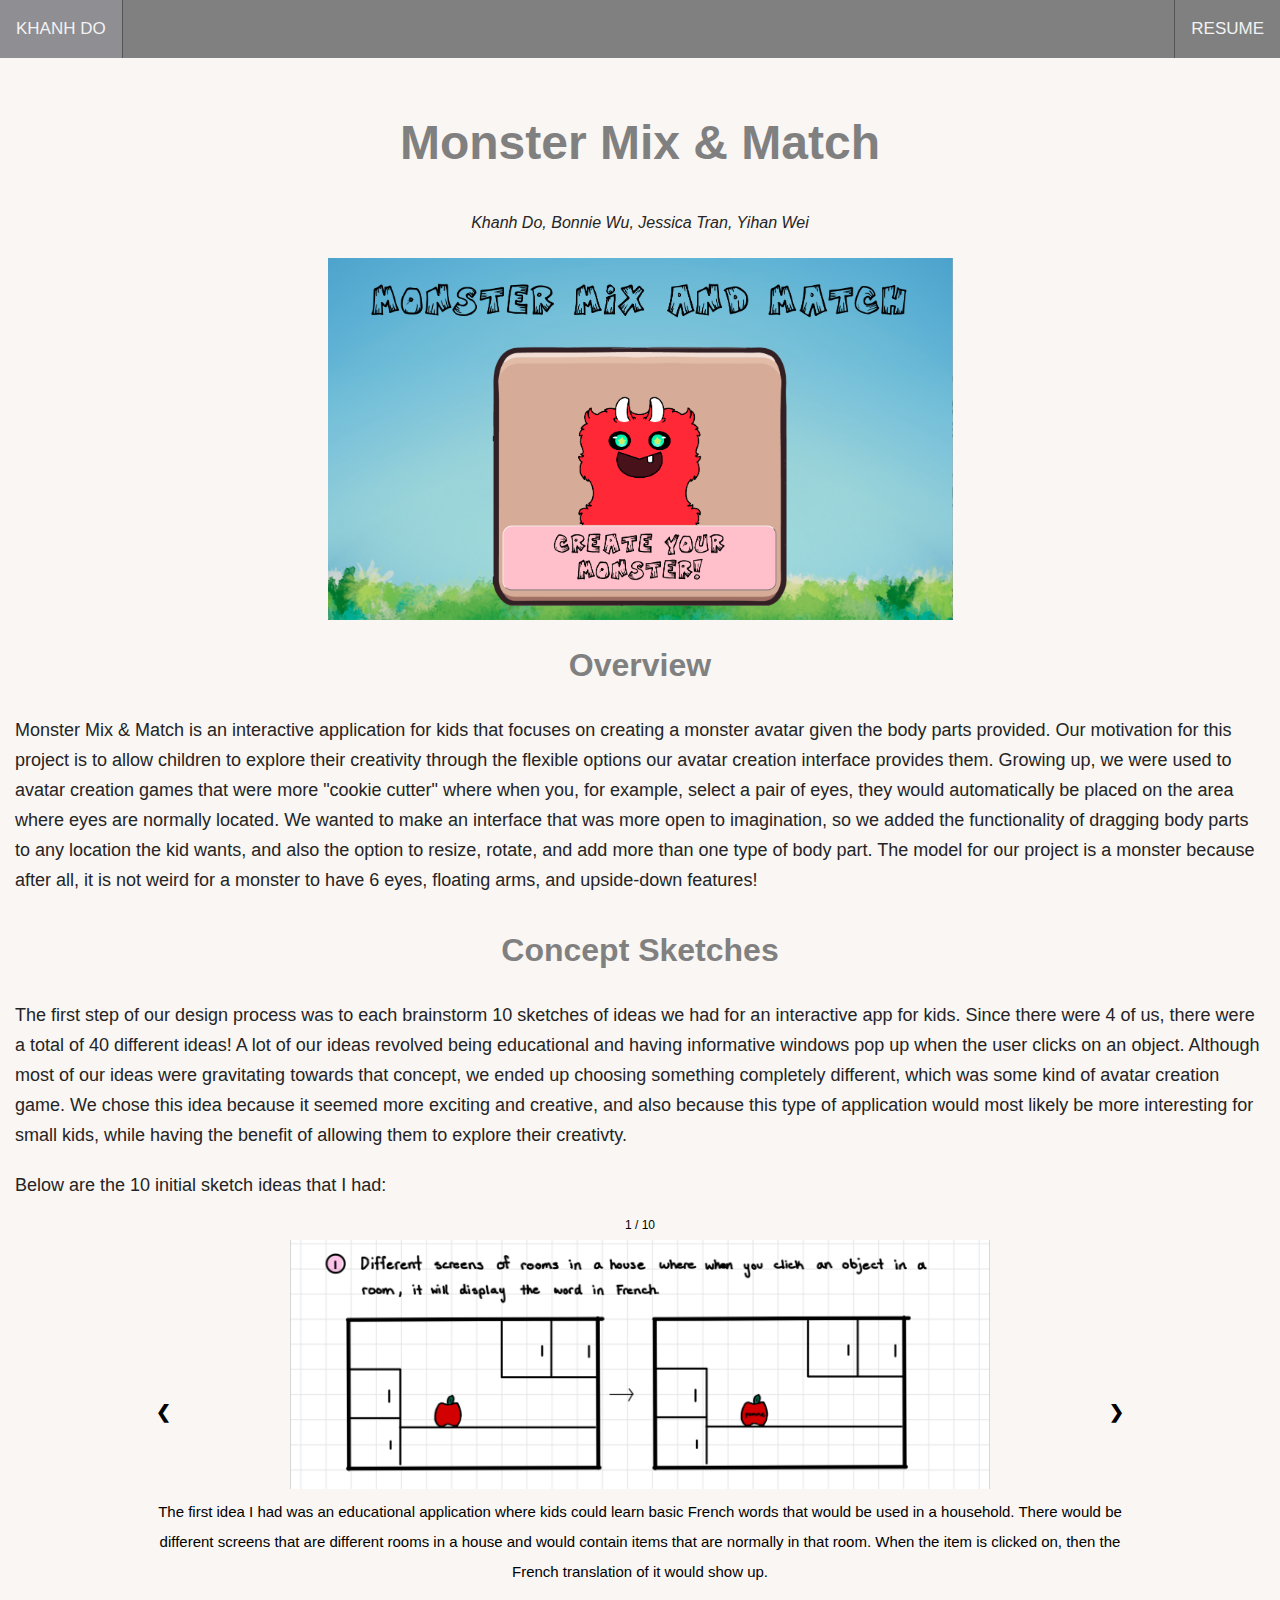
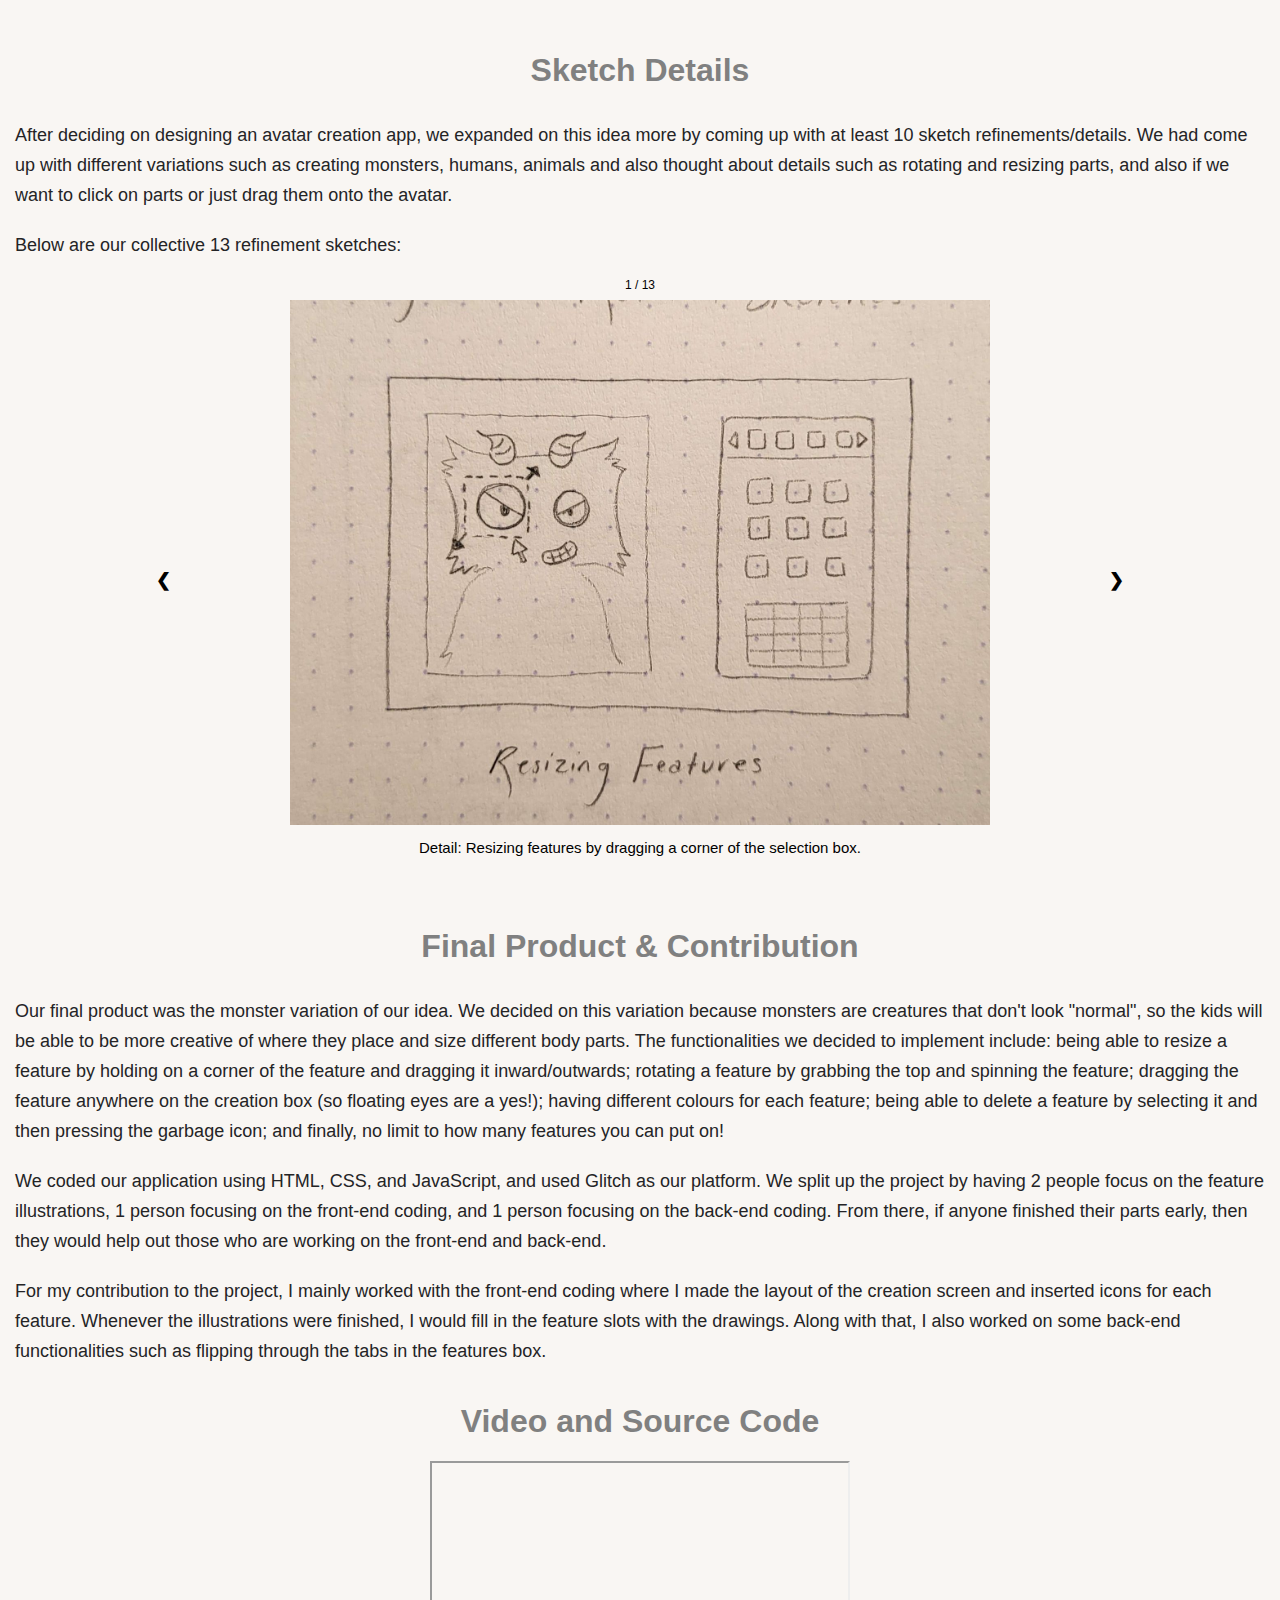
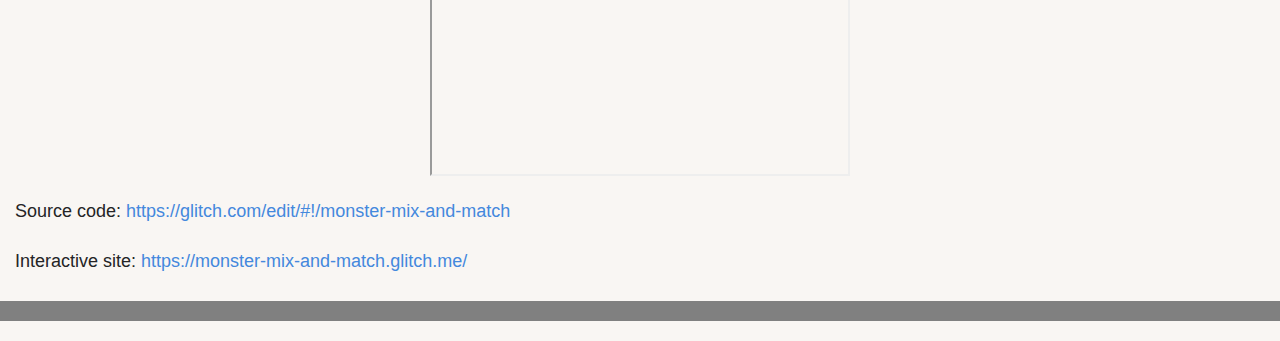
<file: project1.html>
<!DOCTYPE html>
<html lang="en">
    <head>
        <meta charset="UTF-8">
        <meta name="viewport" content="width=device-width, initial-scale=1.0">
            <title>Khanh Do | Portfolio </title>

            <!-- Embed page for social media posts -->
            <meta property="og:description" content="Khanh Do Portfolio">
            <meta property="og:title" content="YOUR_SITE | Portfolio Template">
            <meta property="og:type" content="website">
            <meta property="og:url" content="http://www.YOUR_SItE.com">
            <meta property="og:image" content="http://www.YOUR_SITE.com/img/logo.png">
            <meta property=​"og:​site_name" content=​"YOUR_SITE.com">

            <meta name="twitter:card" content="summary_large_image">
            <meta name="twitter:site" content="@mobypixel">
            <meta name="twitter:creator" content="@mobypixel">
            <meta name="twitter:title" content="YOUR_SITE | Portfolio Template">
            <meta name="twitter:description" content="YOUR_SITE description">
            <meta name="twitter:image" content="http://www.YOUR_SITE.com/img/logo.png">

            <!-- Favicon -->
            <link rel="shortcut icon" type="image/png" href="img/favicon.png">

            <!-- Page Style -->
            <link rel="stylesheet" type="text/css" href="style.css?version=1">    

            <!-- JavaScript file -->
            <script src="/script.js" defer></script>

    </head>

    <body>

        <!-- Navigation Bar -->
        <div class="topnav" id="myTopnav">
            <a href="index.html" class="rightVerticalLine">KHANH DO</a>
            <a href="Resume 2024.pdf" class="icon leftVerticalLine">RESUME</a>
        </div>

        <!-- Description -->
        <div class="descriptionDiv">

            <!-- Section -->
            <h1>Monster Mix & Match</h1>
            <p> <center> <i>Khanh Do, Bonnie Wu, Jessica Tran, Yihan Wei</i></center></p>
            <img src="img/project1/Menu.png" width="50%">

            <!-- 1. Overview-->
            <h3> Overview</h3>
            <p> Monster Mix & Match is an interactive application for kids that focuses on creating a monster avatar given the body parts provided. Our motivation for this project is to allow children to explore their creativity
                through the flexible options our avatar creation interface provides them. Growing up, we were used to avatar creation games that were more "cookie cutter" where when you, for example, select a pair of eyes, they 
                would automatically be placed on the area where eyes are normally located. We wanted to make an interface that was more open to imagination, so we added the functionality of dragging body parts to any location the 
                kid wants, and also the option to resize, rotate, and add more than one type of body part. The model for our project is a monster because after all, it is not weird for a monster to have 6 eyes, floating arms, and 
                upside-down features!  
            </p>

            <!-- 2. Design Sketch Section -->
            <h3> Concept Sketches </h3>
            <p> The first step of our design process was to each brainstorm 10 sketches of ideas we had for an interactive app for kids. Since there were 4 of us, there were a total of 40 different ideas! A lot of our ideas revolved 
                being educational and having informative windows pop up when the user clicks on an object. Although most of our ideas were gravitating towards that concept, we ended up choosing something completely different, which 
                was some kind of avatar creation game. We chose this idea because it seemed more exciting and creative, and also because this type of application would most likely be more interesting for small kids, while having the 
                benefit of allowing them to explore their creativty. 
            </p>
            <p>
                Below are the 10 initial sketch ideas that I had:
            </p>
            <!-- Slideshow container -->
            <div class="slideshow-container">

                <!-- Full-width images with number and caption text -->
                <div class="mySlides1 fade">
                <div class="numbertext">1 / 10</div>
                <img src="img/design-sketch/sketch1.jpg" width="70%">
                <div class="text">The first idea I had was an educational application where kids could learn basic French words that would be used in a household. There would be different
                    screens that are different rooms in a house and would contain items that are normally in that room. When the item is clicked on, then the French translation of it would show up.
                </div>
                </div>
            
                <div class="mySlides1 fade">
                <div class="numbertext">2 / 10</div>
                <img src="img/design-sketch/sketch2.jpg" width="70%">
                <div class="text">  This idea is a game that would show what certain food groups would do to your body. For example, if you fed the person a lot of protein, then muscle would pop up. 
                    The purpose of this would be to teach kids what each nutrition group would do to your body in extreme cases.
                </div>
                </div>
            
                <div class="mySlides1 fade">
                <div class="numbertext">3 / 10</div>
                <img src="img/design-sketch/sketch3.jpg" width="70%">
                <div class="text"> This sketch is a simple game to test how fast your reflexes are. There will be apples that pop up on a tree and kids would click on as many as they can within a time
                    limit.
                </div>
                </div>
            
                <div class="mySlides1 fade">
                <div class="numbertext">4 / 10</div>
                <img src="img/design-sketch/sketch4.jpg" width="70%">
                <div class="text"> This is a cooking game that will teach kids simple recipes for very basic dishes like scrambled eggs, grilled cheese, etc. The idea would be to have a recipe on the side 
                    of the screen and the kids would just follow the instructions by clicking on the correct step. The purpose of this would be to allow kids to visualize what each step of a recipe would look
                    like and be engaged instead of just reading words off a recipe or watching someone else cook it.
                </div>
                </div>

                <div class="mySlides1 fade">
                <div class="numbertext">5 / 10</div>
                <img src="img/design-sketch/sketch5.jpg" width="70%">
                <div class="text">This idea is an informative app where the setting is a submarine that moves and you look out the window to see different sea creatures swim by. As each creature passes by, if the kid
                    is interested in that animal then they can click on it and it will tell them a fun fact about that animal.
                </div>
                </div>

                <div class="mySlides1 fade">
                <div class="numbertext">6 / 10</div>
                <img src="img/design-sketch/sketch6.jpg" width="70%">
                <div class="text"> This idea is similar to the previous idea with the sea creatures, but in this one the kids will interact with the world map and click on countries that they are interested in learning about.
                    The informative pop-up could include the capital city, fun facts, popular landmarks, food, and national animals. 
                </div>
                </div>

                <div class="mySlides1 fade">
                <div class="numbertext">7 / 10</div>
                <img src="img/design-sketch/sketch7.jpg" width="70%">
                <div class="text"> This next idea is a money counting game that teaches kids to be more familiar with how to use change. A total will pop up on the screen and the player will try to create that amount using 
                    the different change options. This will also include how to round the number since pennies aren't used anymore. 
                </div>
                </div>
                
                <div class="mySlides1 fade">
                <div class="numbertext">8 / 10</div>
                <img src="img/design-sketch/sketch8.jpg" width="70%">
                <div class="text"> Once again, this idea is similar to the submarine and world map sketches where an informative screen will show. This time, it involves a muesum that has cool artifacts from around the world 
                    and you can learn about each of them. 
                </div>
                </div>
                
                <div class="mySlides1 fade">
                <div class="numbertext">9 / 10</div>
                <img src="img/design-sketch/sketch9.jpg" width="70%">
                <div class="text"> This is a game where you make a smoothie and every time you add an ingredient in the blender, it will increment the number of calories that smoothie contains. This will get the user to be more familiar
                    with how many calories popular foods contain. 
                </div>
                </div>

                <div class="mySlides1 fade">
                <div class="numbertext">10 / 10</div>
                <img src="img/design-sketch/sketch10.jpg" width="70%">
                <div class="text"> This last idea is an interactive periodic table where when you click on an element, it will show real-world examples of that element. The idea of this was to teach kids where each element can be found 
                    since looking at letters may not help them with visualizing what the element is. 
                </div>
                </div>

                <!-- Next and previous buttons -->
                <a class="prev" onclick="plusSlides(-1,0)">&#10094;</a>
                <a class="next" onclick="plusSlides(1,0)">&#10095;</a>
            </div>
            <br>

            <!-- 3. Refined Sketch Section-->
            <h3>Sketch Details</h3>
            <p> After deciding on designing an avatar creation app, we expanded on this idea more by coming up with at least 10 sketch refinements/details. We had come up with different variations such as creating monsters, humans, animals and 
                also thought about details such as rotating and resizing parts, and also if we want to click on parts or just drag them onto the avatar. 
            </p>
            <p>
                Below are our collective 13 refinement sketches:
            </p>

            <!-- Slideshow container -->
            <div class="slideshow-container">

                <!-- Full-width images with number and caption text -->
                <div class="mySlides2 fade">
                <div class="numbertext">1 / 13</div>
                <img src="img/refinement-sketch/refinement1.jpg" width="70%">
                <div class="text"> Detail: Resizing features by dragging a corner of the selection box.</div>
                </div>

                <div class="mySlides2 fade">
                <div class="numbertext">2 / 13</div>
                <img src="img/refinement-sketch/refinement2.jpg" width="70%">
                <div class="text"> Detail: Transforming features. </div>
                </div>
                
                <div class="mySlides2 fade">
                <div class="numbertext">3 / 13</div>
                <img src="img/refinement-sketch/refinement3.jpg" width="70%">
                <div class="text"> Detail: Rotating features by holding a rotating symbol on the selection box and spin the cursor.</div>
                </div>

                <div class="mySlides2 fade">
                <div class="numbertext">4 / 13</div>
                <img src="img/refinement-sketch/refinement4.jpg" width="70%">
                <div class="text"> Variation: Avatar creation app where the models are humans.</div>
                </div>

                <div class="mySlides2 fade">
                <div class="numbertext">5 / 13</div>
                <img src="img/refinement-sketch/refinement5.jpg" width="70%">
                <div class="text"> Detail: Placing features on the avatar's body by static clicking the feature and it would just appear on the avatar.</div>
                </div>

                <div class="mySlides2 fade">
                <div class="numbertext">6 / 13</div>
                <img src="img/refinement-sketch/refinement6.png" width="70%">
                <div class="text"> Variation: Avatar creation app where the models are monsters.</div>
                </div>

                <div class="mySlides2 fade">
                <div class="numbertext">7 / 13</div>
                <img src="img/refinement-sketch/refinement7.png" width="70%">
                <div class="text"> Variation: Avatar creation app where the models are animals</div>
                </div>

                <div class="mySlides2 fade">
                <div class="numbertext">8 / 13</div>
                <img src="img/refinement-sketch/refinement8.png" width="70%">
                <div class="text"> Detail: Placing features on the avatar's body by dragging the feature from the catalogue to the canvas. </div>
                </div>

                <div class="mySlides2 fade">
                <div class="numbertext">9 / 13</div>
                <img src="img/refinement-sketch/refinement9.png"width="70%">
                <div class="text"> Detail: The ability to change each feature's colour. </div>
                </div>

                <div class="mySlides2 fade">
                <div class="numbertext">10 / 13</div>
                <img src="img/refinement-sketch/refinement10.png" width="70%">
                <div class="text"> Detail: Being able to change the background for the canvas. </div>
                </div>

                <div class="mySlides2 fade">
                <div class="numbertext">11 / 13</div>
                <img src="img/refinement-sketch/refinement11.jpg" width="70%">
                <div class="text"> Detail: Saving the final avatar as a png or jpg so children can have a physical copy of what they created. </div>
                </div>              
                
                <div class="mySlides2 fade">
                <div class="numbertext">12 / 13</div>
                <img src="img/refinement-sketch/refinement12.jpg" width="70%">
                <div class="text"> Detail: Deleting a feature by selecting it and then pressing on the trash icon to remove it from the canvas. </div>
                </div>

                <div class="mySlides2 fade">
                <div class="numbertext">13 / 13</div>
                <img src="img/refinement-sketch/refinement13.jpg" width="70%">
                <div class="text"> Detail: Giving the avatar a name after the user is done creating it. </div>
                </div>
            
                <!-- Next and previous buttons -->
                <a class="prev" onclick="plusSlides(-1,1)">&#10094;</a>
                <a class="next" onclick="plusSlides(1,1)">&#10095;</a>
            </div>
            <br>

            <!-- 4. Contribution -->
            <h3>Final Product & Contribution</h3>
            <p> Our final product was the monster variation of our idea. We decided on this variation because monsters are creatures that don't look "normal", so the kids will be able to be more creative of where they place and size 
                different body parts. The functionalities we decided to implement include: being able to resize a feature by holding on a corner of the feature and dragging it inward/outwards; rotating a feature by grabbing the top and 
                spinning the feature; dragging the feature anywhere on the creation box (so floating eyes are a yes!); having different colours for each feature; being able to delete a feature by selecting it and then pressing the garbage icon; 
                and finally, no limit to how many features you can put on!
            </p>
            <p>We coded our application using HTML, CSS, and JavaScript, and used Glitch as our platform. We split up the project by having 2 people focus on the feature illustrations, 1 person focusing on the front-end coding, and 1 person 
                focusing on the back-end coding. From there, if anyone finished their parts early, then they would help out those who are working on the front-end and back-end.
            </p>
            <p>For my contribution to the project, I mainly worked with the front-end coding where I made the layout of the creation screen and inserted icons for each feature. Whenever the illustrations were finished, I would fill in the 
                feature slots with the drawings. Along with that, I also worked on some back-end functionalities such as flipping through the tabs in the features box.
            </p>

            <!-- 5. Demo and Code-->
            <h3> Video and Source Code</h3>

            <iframe width="420" height="315"
                src="https://www.youtube.com/embed/KbEzl8JcHWc?si=lsio0NeY3zrf40Ev">
            </iframe>
      

            <p>Source code: <a href="https://glitch.com/edit/#!/monster-mix-and-match"> https://glitch.com/edit/#!/monster-mix-and-match</a> </p>
            <p> Interactive site: <a href="https://monster-mix-and-match.glitch.me/">https://monster-mix-and-match.glitch.me/</a></p>

        </div>

        <!-- Feel free to put your own text here or share the love. -->
        <div class="footer">
            <p class="subtle"><i></i></p>
        </div>

        <script>
            function myFunction() {
                var x = document.getElementById("myTopnav");
                if (x.className === "topnav") {
                    x.className += " responsive";
                } else {
                    x.className = "topnav";
                }
            }
        </script>
    </body>
</html>
</file>
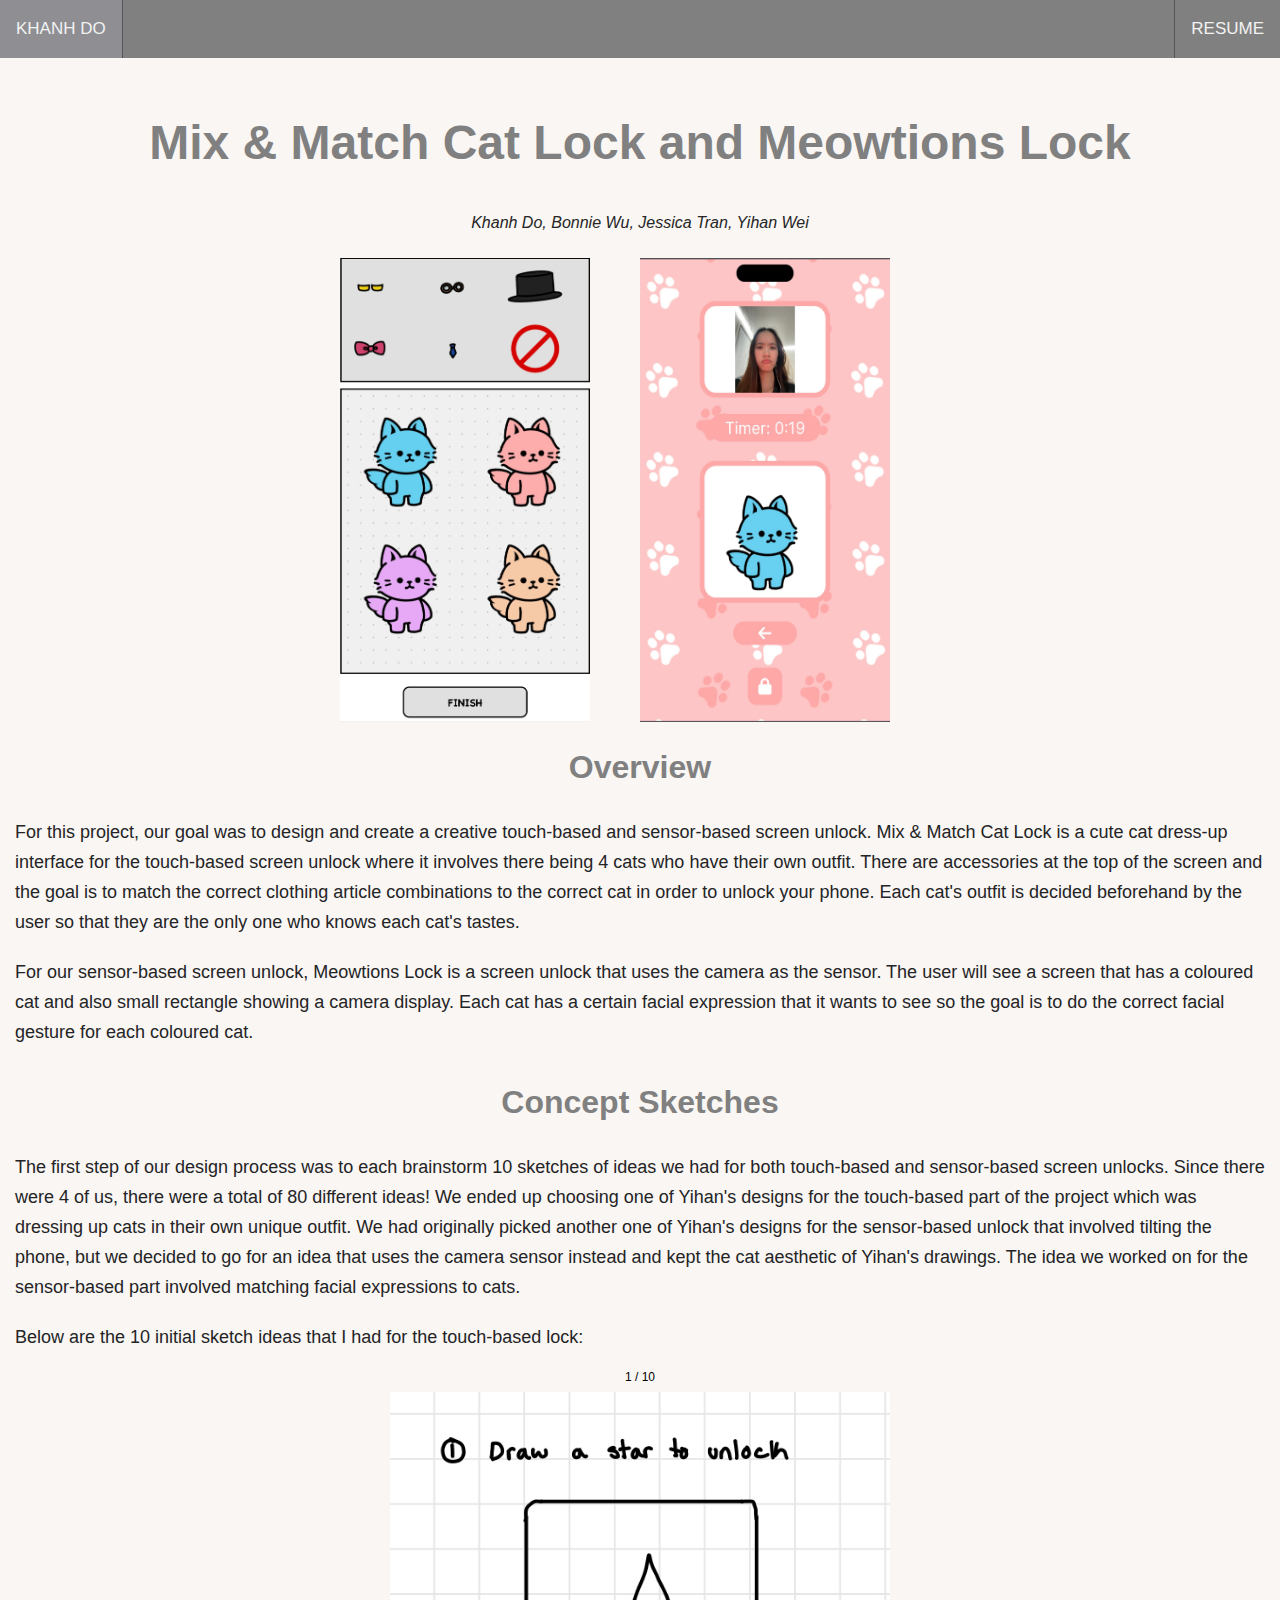
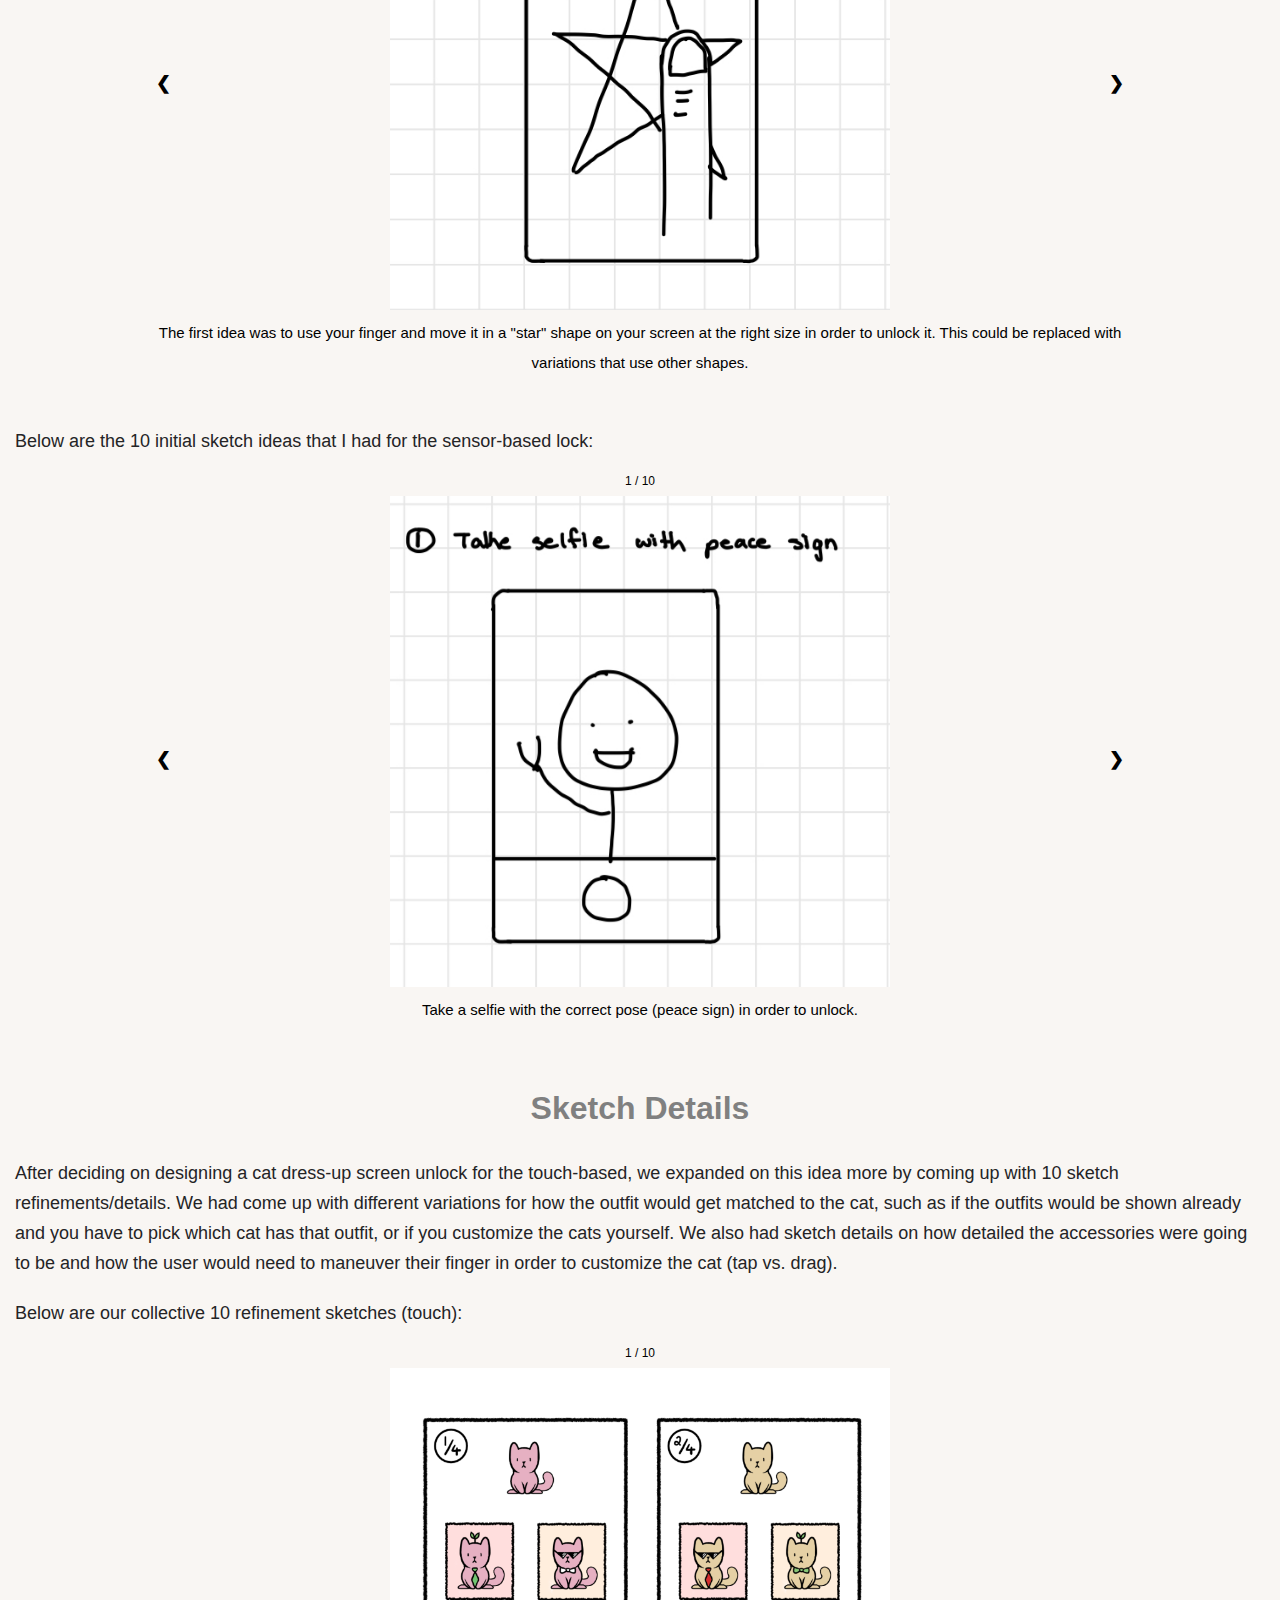
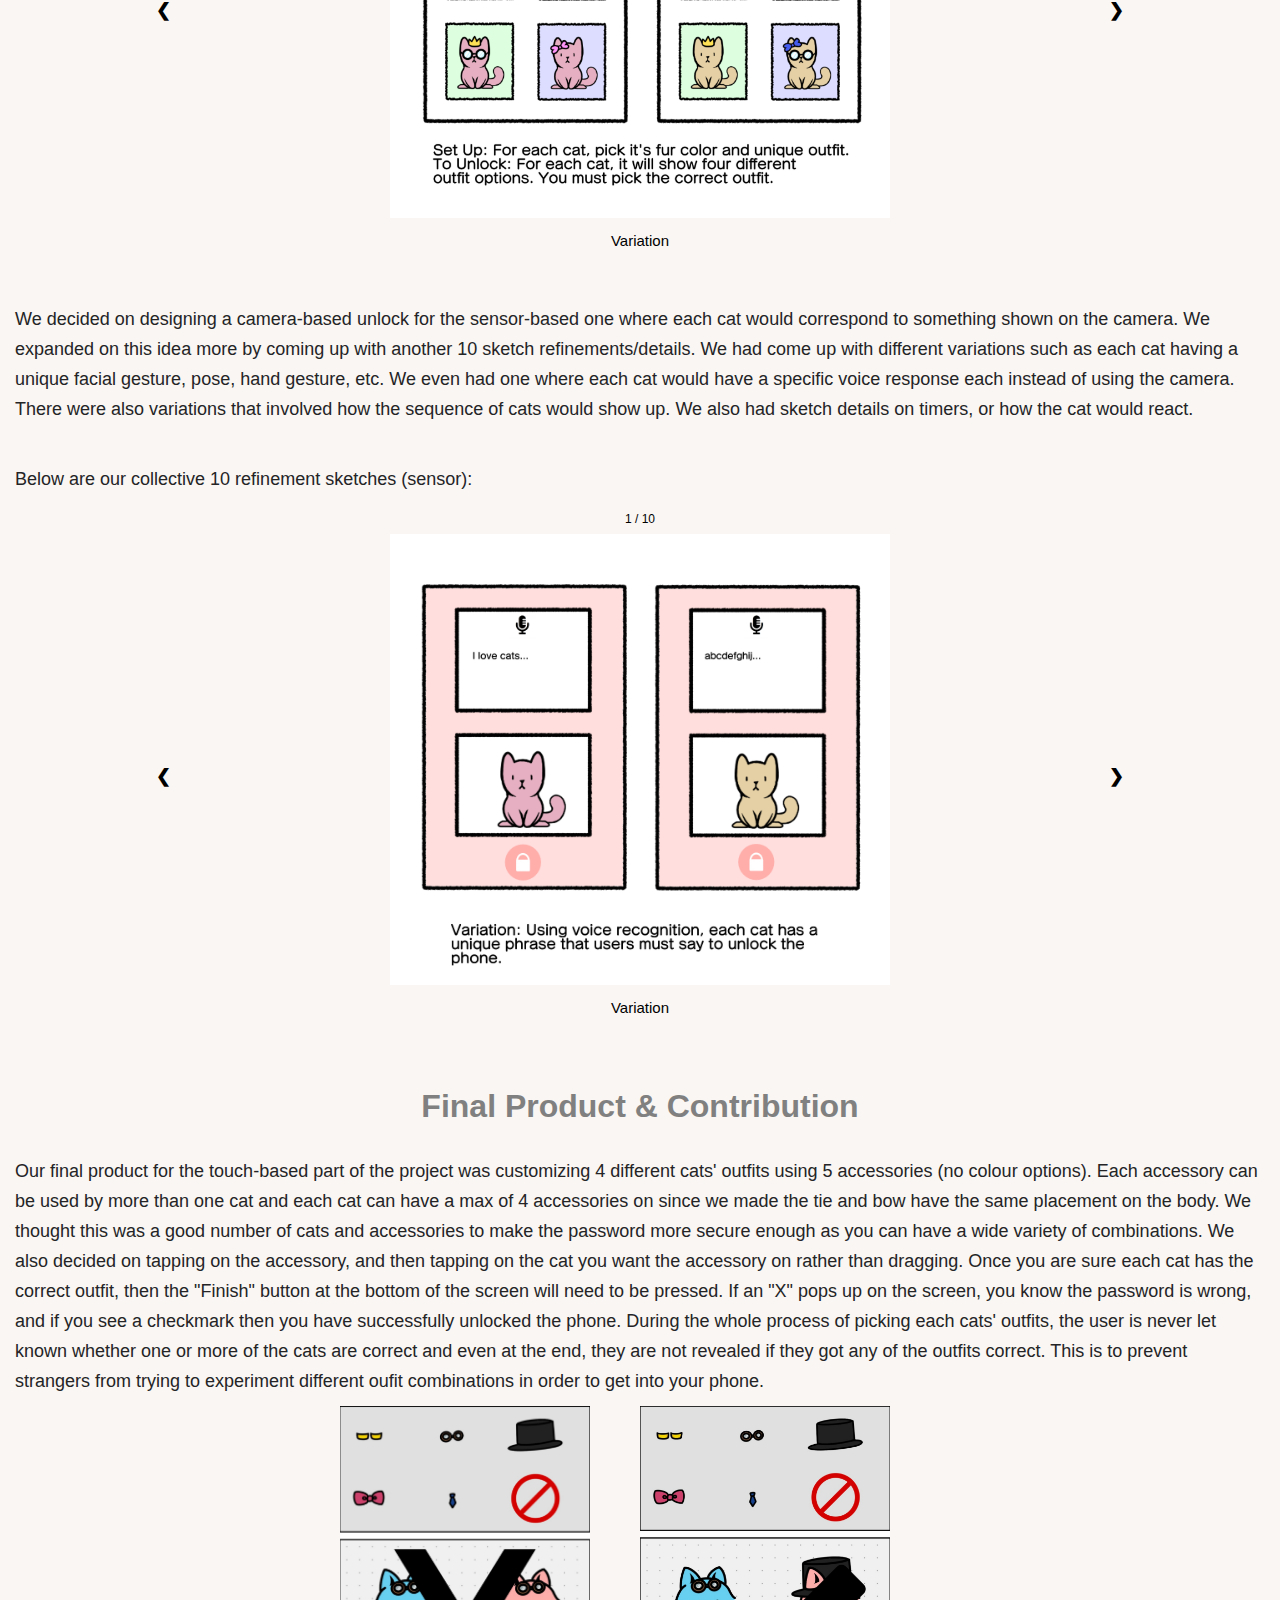
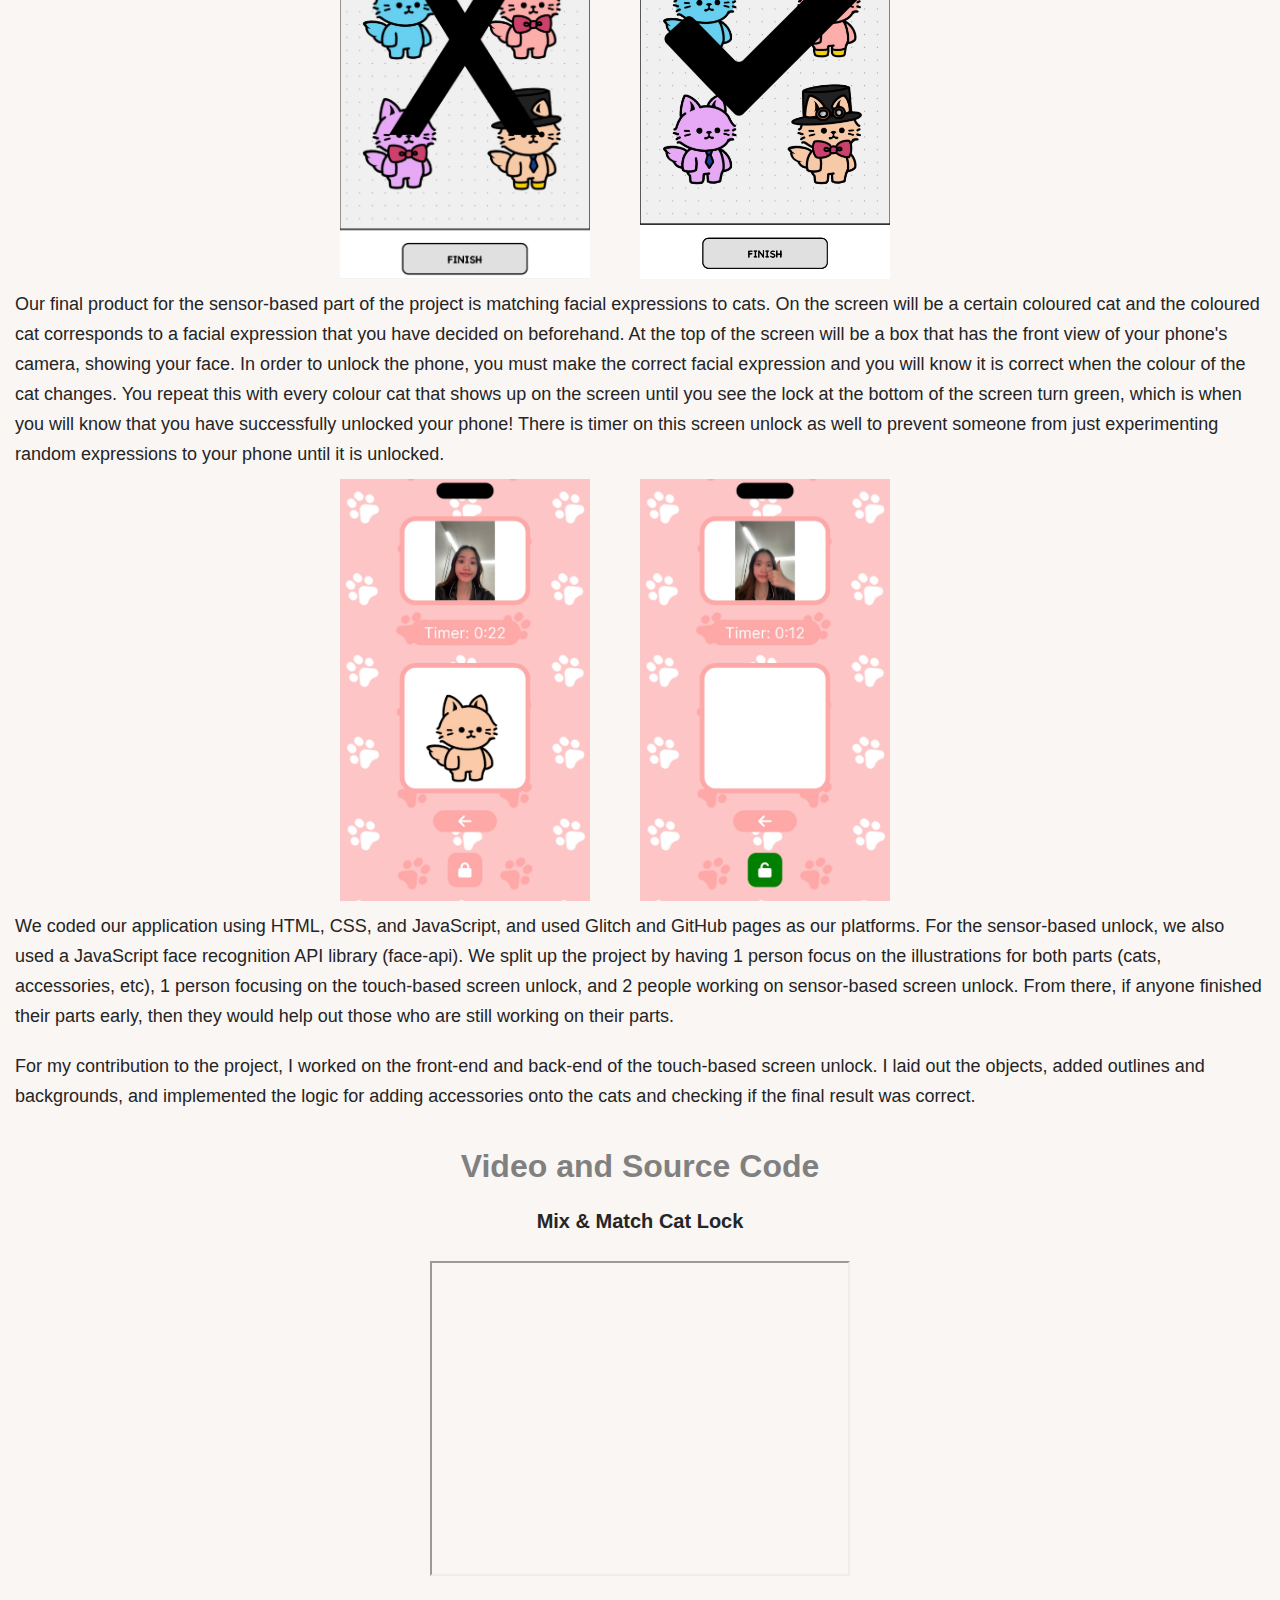
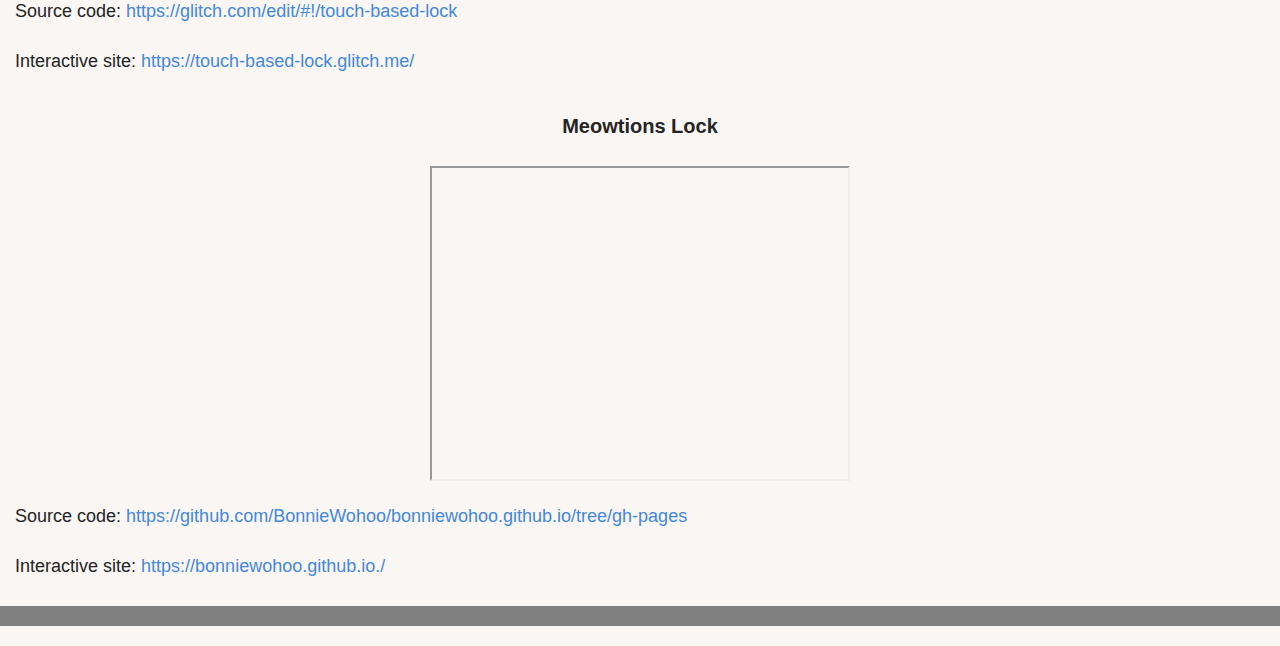
<file: project2.html>
<!DOCTYPE html>
<html lang="en">
    <head>
        <meta charset="UTF-8">
        <meta name="viewport" content="width=device-width, initial-scale=1.0">
            <title>Khanh Do | Portfolio </title>

            <!-- Embed page for social media posts -->
            <meta property="og:description" content="Khanh Do Portfolio">
            <meta property="og:title" content="YOUR_SITE | Portfolio Template">
            <meta property="og:type" content="website">
            <meta property="og:url" content="http://www.YOUR_SItE.com">
            <meta property="og:image" content="http://www.YOUR_SITE.com/img/logo.png">
            <meta property=​"og:​site_name" content=​"YOUR_SITE.com">

            <meta name="twitter:card" content="summary_large_image">
            <meta name="twitter:site" content="@mobypixel">
            <meta name="twitter:creator" content="@mobypixel">
            <meta name="twitter:title" content="YOUR_SITE | Portfolio Template">
            <meta name="twitter:description" content="YOUR_SITE description">
            <meta name="twitter:image" content="http://www.YOUR_SITE.com/img/logo.png">

            <!-- Favicon -->
            <link rel="shortcut icon" type="image/png" href="img/favicon.png">

            <!-- Page Style -->
            <link rel="stylesheet" type="text/css" href="style.css?version=1">    

            <!-- JavaScript file -->
            <script src="/script.js" defer></script>

    </head>

    <body>

        <!-- Navigation Bar -->
        <div class="topnav" id="myTopnav">
            <a href="index.html" class="rightVerticalLine">KHANH DO</a>
            <a href="Resume 2024.pdf" class="icon leftVerticalLine">RESUME</a>
        </div>

        <!-- Description -->
        <div class="descriptionDiv">

            <!-- Section -->
            <h1> Mix & Match Cat Lock and Meowtions Lock</h1>
            <p> <center> <i>Khanh Do, Bonnie Wu, Jessica Tran, Yihan Wei</i></center></p>
            <div class="container-beside">
                <img src="img/project2/touch-main.jpg" width="20%">
                <img src="img/project2/sensor-main.jpg" width="20%">
            </div>

            <!-- 1. Overview-->
            <h3> Overview</h3>
            <p> For this project, our goal was to design and create a creative touch-based and sensor-based screen unlock. Mix & Match Cat Lock is a cute cat dress-up interface for the touch-based screen unlock where it involves there
                being 4 cats who have their own outfit. There are accessories at the top of the screen and the goal is to match the correct clothing article combinations to the correct cat in order to unlock your phone. Each cat's outfit is 
                decided beforehand by the user so that they are the only one who knows each cat's tastes. 
            </p>
            <p>For our sensor-based screen unlock, Meowtions Lock is a screen unlock that uses the camera as the sensor. The user will see a screen that
                has a coloured cat and also small rectangle showing a camera display. Each cat has a certain facial expression that it wants to see so the goal is to do the correct facial gesture for each coloured cat. 
            </p>

            <!-- 2. Design Sketch Section -->
            <h3> Concept Sketches </h3>
            <p> The first step of our design process was to each brainstorm 10 sketches of ideas we had for both touch-based and sensor-based screen unlocks. Since there were 4 of us, there were a total of 80 different ideas! We ended up
                choosing one of Yihan's designs for the touch-based part of the project which was dressing up cats in their own unique outfit. We had originally picked another one of Yihan's designs for the sensor-based unlock that involved 
                tilting the phone, but we decided to go for an idea that uses the camera sensor instead and kept the cat aesthetic of Yihan's drawings. The idea we worked on for the sensor-based part involved matching facial expressions to cats. 
            </p>
            <p>
                Below are the 10 initial sketch ideas that I had for the touch-based lock:
            </p>
            <!-- Slideshow container -->
            <div class="slideshow-container">

                <!-- Full-width images with number and caption text -->
                <div class="mySlides1 fade">
                    <div class="numbertext">1 / 10</div>
                    <img src="img/project2/touch/concept1.jpg" width="50%">
                    <div class="text">The first idea was to use your finger and move it in a "star" shape on your screen at the right size in order to unlock it. This could be replaced with variations that use other shapes.
                    </div>
                    </div>
                
                    <div class="mySlides1 fade">
                    <div class="numbertext">2 / 10</div>
                    <img src="img/project2/touch/concept2.jpg" width="50%">
                    <div class="text">  The user would set a morse code password and to unlock the phone, the correct sequence of morse code would need to be tapped.
                    </div>
                    </div>
                
                    <div class="mySlides1 fade">
                    <div class="numbertext">3 / 10</div>
                    <img src="img/project2/touch/concept3.jpg" width="50%">
                    <div class="text"> A piano game where you would need to play the keys of the notes you see on the screen. To make it more secure, a certain song could be set beforehand instead.
                    </div>
                    </div>
                
                    <div class="mySlides1 fade">
                    <div class="numbertext">4 / 10</div>
                    <img src="img/project2/touch/concept4.jpg" width="50%">
                    <div class="text"> The user would need to place 1-4 fingers (they choose) on the screen in exact positions to unlock the phone.
                    </div>
                    </div>
    
                    <div class="mySlides1 fade">
                    <div class="numbertext">5 / 10</div>
                    <img src="img/project2/touch/concept5.jpg" width="50%">
                    <div class="text"> A cooking-based screen unlock where the user would have to tap the right step next in the recipe.
                    </div>
                    </div>
    
                    <div class="mySlides1 fade">
                    <div class="numbertext">6 / 10</div>
                    <img src="img/project2/touch/concept6.jpg" width="50%">
                    <div class="text"> A word search where the user would have to find the word at the top of the screen. This could be more secure if the user sets a word beforehand.
                    </div>
                    </div>
    
                    <div class="mySlides1 fade">
                    <div class="numbertext">7 / 10</div>
                    <img src="img/project2/touch/concept7.jpg" width="50%">
                    <div class="text"> This idea is similar to Find Waldo where the user would have to find a certain person in a crowd of people.
                    </div>
                    </div>
                    
                    <div class="mySlides1 fade">
                    <div class="numbertext">8 / 10</div>
                    <img src="img/project2/touch/concept8.jpg" width="50%">
                    <div class="text"> This screen unlock aims to allow the user to practice their French by having to translate a word in order to unlock the phone. 
                    </div>
                    </div>
                    
                    <div class="mySlides1 fade">
                    <div class="numbertext">9 / 10</div>
                    <img src="img/project2/touch/concept9.jpg" width="50%">
                    <div class="text"> The user would have to make their unique coffee by putting a specific amount of coffee, sugar, cream, etc. into the cup. 
                    </div>
                    </div>

                    <div class="mySlides1 fade">
                    <div class="numbertext">10 / 10</div>
                    <img src="img/project2/touch/concept10.jpg" width="50%">
                    <div class="text"> Solve the wordle puzzle in order to unlock your phone!
                    </div>
                    </div>

                <!-- Next and previous buttons -->
                <a class="prev" onclick="plusSlides(-1,0)">&#10094;</a>
                <a class="next" onclick="plusSlides(1,0)">&#10095;</a>
            </div>
            <br>

            <p>
                Below are the 10 initial sketch ideas that I had for the sensor-based lock:
            </p>
            <!-- Slideshow container -->
            <div class="slideshow-container">

                <!-- Full-width images with number and caption text -->
                <div class="mySlides2 fade">
                <div class="numbertext">1 / 10</div>
                <img src="img/project2/sensor/concept1.jpg" width="50%">
                <div class="text">Take a selfie with the correct pose (peace sign) in order to unlock. </div>
                </div>

                <div class="mySlides2 fade">
                <div class="numbertext">2 / 10</div>
                <img src="img/project2/sensor/concept2.jpg" width="50%">
                <div class="text"> The user would have to do a sequence of facial expressions. The sequence will either be at the top or the user could set one beforehand.</div>
                </div>

                <div class="mySlides2 fade">
                <div class="numbertext">3 / 10</div>
                <img src="img/project2/sensor/concept3.jpg" width="50%">
                <div class="text">The screen will have a pop-up text that indicates a colour and the user would have to point their camera at an object of that same colour.</div>
                </div>

                <div class="mySlides2 fade">
                <div class="numbertext">4 / 10</div>
                <img src="img/project2/sensor/concept4.jpg" width="50%">
                <div class="text">There is some hot food on the table and the user has to blow on the microphone in order to cool it down and unlock their phone. </div>
                </div>

                <div class="mySlides2 fade">
                <div class="numbertext">5 / 10</div>
                <img src="img/project2/sensor/concept5.jpg" width="50%">
                <div class="text">The user has to say their password into the microphone. This is faster and more convenient than typing, but other people may be able to figure out the password easily so the phone could also detect the voice of the owner. </div>
                </div>

                <div class="mySlides2 fade">
                <div class="numbertext">6 / 10</div>
                <img src="img/project2/sensor/concept6.jpg" width="50%">
                <div class="text"> Tilt your phone until Object A (teddy bear) reaches Object B (box). This could be made harder by making sure the user takes a specific path. </div>
                </div>

                <div class="mySlides2 fade">
                <div class="numbertext">7 / 10</div>
                <img src="img/project2/sensor/concept7.jpg" width="50%">
                <div class="text"> The user covers the light sensor on their phone until the sun on the screen sets. Covering the sensor would make the sun go down and uncovering would make it go up so the user could have a preferred height for the sun.</div>                
                </div>

                <div class="mySlides2 fade">
                <div class="numbertext">8 / 10</div>
                <img src="img/project2/sensor/concept8.jpg" width="50%">
                <div class="text"> Shake your phone until the smoothie on the screen is fully blended! </div>                
                </div>

                <div class="mySlides2 fade">
                <div class="numbertext">9 / 10</div>
                <img src="img/project2/sensor/concept9.jpg" width="50%">
                <div class="text"> Shake your phone to mimic a maraca and shake it to a pre-set rhythm. </div>                
                </div>

                <div class="mySlides2 fade">
                <div class="numbertext">10 / 10</div>
                <img src="img/project2/sensor/concept10.jpg" width="50%">
                <div class="text"> The user claps their password into the mic to a pattern only they know. </div>                
                </div>
    

                <!-- Next and previous buttons -->
                <a class="prev" onclick="plusSlides(-1,1)">&#10094;</a>
                <a class="next" onclick="plusSlides(1,1)">&#10095;</a>
            </div>
            <br>

            <!-- 3. Refined Sketch Section-->
            <h3>Sketch Details</h3>
            <p> After deciding on designing a cat dress-up screen unlock for the touch-based, we expanded on this idea more by coming up with 10 sketch refinements/details. We had come up with different variations for how the outfit would get 
                matched to the cat, such as if the outfits would be shown already and you have to pick which cat has that outfit, or if you customize the cats yourself. We also had sketch details on how detailed the accessories were going to be and how 
                the user would need to maneuver their finger in order to customize the cat (tap vs. drag).
            <p>
                Below are our collective 10 refinement sketches (touch):
            </p>

            <!-- Slideshow container -->
            <div class="slideshow-container">

                <!-- Full-width images with number and caption text -->
                <div class="mySlides3 fade">
                    <div class="numbertext">1 / 10</div>
                    <img src="img/project2/touch/detail1.png" width="50%">
                    <div class="text">Variation</div>
                </div>
                
                <div class="mySlides3 fade">
                    <div class="numbertext">2 / 10</div>
                    <img src="img/project2/touch/detail2.png" width="50%">
                    <div class="text">Variation</div>
                </div>
                
                <div class="mySlides3 fade">
                    <div class="numbertext">3 / 10</div>
                    <img src="img/project2/touch/detail3.png" width="50%">
                    <div class="text">Variation</div>
                </div>
                
                <div class="mySlides3 fade">
                    <div class="numbertext">4 / 10</div>
                    <img src="img/project2/touch/detail4.png" width="50%">
                    <div class="text">Detail: When you click an accessory, a selection box of different colour options pop up so each accessory also has a unique colour when picking the outfit.</div>
                </div>
                
                <div class="mySlides3 fade">
                    <div class="numbertext">5 / 10</div>
                    <img src="img/project2/touch/detail5.png" width="50%">
                    <div class="text">Detail: More than one cat can have the same accessory rather than a accessory only being used once max.</div>
                </div>
                
                <div class="mySlides3 fade">
                    <div class="numbertext">6 / 10</div>
                    <img src="img/project2/touch/detail6.png" width="50%">
                    <div class="text">Detail: Deciding on the number of accessories to have. We decided on 5 rather than less so that there will be more combinations and the password will be more secure.</div>
                </div>
                
                <div class="mySlides3 fade">
                    <div class="numbertext">7 / 10</div>
                    <img src="img/project2/touch/detail7.png" width="50%">
                    <div class="text">Variation: Instead of multiple cats having a unique outfit, the user only needs to figure out the outfit for one cat.</div>
                </div>
                
                <div class="mySlides3 fade">
                    <div class="numbertext">8 / 10</div>
                    <img src="img/project2/touch/detail8.png" width="50%">
                    <div class="text">Variation: Connecting accessories to cats by drawing a line on the screen </div>
                </div>
                
                <div class="mySlides3 fade">
                    <div class="numbertext">9 / 10</div>
                    <img src="img/project2/touch/detail9.png" width="50%">
                    <div class="text">Detail: Tap the accessory and then tap the cat you want the accessory to be on.</div>
                </div>
                
                <div class="mySlides3 fade">
                    <div class="numbertext">10 / 10</div>
                    <img src="img/project2/touch/detail10.png" width="50%">
                    <div class="text">Detail: Tap the crossed-out circle to reset a cat's outfit. </div>
                </div>
                
            
                <!-- Next and previous buttons -->
                <a class="prev" onclick="plusSlides(-1,2)">&#10094;</a>
                <a class="next" onclick="plusSlides(1,2)">&#10095;</a>
            </div>
            <br>

            <p> We decided on designing a camera-based unlock for the sensor-based one where each cat would correspond to something shown on the camera. We expanded on this idea more by coming up with another 10 sketch refinements/details. We had come up with different variations such as each cat having a unique
                facial gesture, pose, hand gesture, etc. We even had one where each cat would have a specific voice response each instead of using the camera. There were also variations that involved how the sequence of cats would show up. We also had sketch details on timers, or how the cat would react. 
            <p>
            <p>
                Below are our collective 10 refinement sketches (sensor):
            </p>
            <!-- Slideshow container -->
            <div class="slideshow-container">

                <!-- Full-width images with number and caption text -->
                <div class="mySlides4 fade">
                    <div class="numbertext">1 / 10</div>
                    <img src="img/project2/sensor/detail1.png" width="50%">
                    <div class="text">Variation</div>
                </div>
                
                <div class="mySlides4 fade">
                    <div class="numbertext">2 / 10</div>
                    <img src="img/project2/sensor/detail2.png" width="50%">
                    <div class="text">Detail</div>
                </div>
                
                <div class="mySlides4 fade">
                    <div class="numbertext">3 / 10</div>
                    <img src="img/project2/sensor/detail3.png" width="50%">
                    <div class="text">Variation</div>
                </div>
                
                <div class="mySlides4 fade">
                    <div class="numbertext">4 / 10</div>
                    <img src="img/project2/sensor/detail4.png" width="50%">
                    <div class="text">Variation</div>
                </div>
                
                <div class="mySlides4 fade">
                    <div class="numbertext">5 / 10</div>
                    <img src="img/project2/sensor/detail5.png" width="50%">
                    <div class="text">Variation: There is a set of cats with a specific facial expression for each that are made beforehand by the user. When they go to unlock their phone, only one of those cats show up to be unlocked. Each time, the cat that shows up may be different (randomized).</div>
                </div>
                
                <div class="mySlides4 fade">
                    <div class="numbertext">6 / 10</div>
                    <img src="img/project2/sensor/detail6.png" width="50%">
                    <div class="text">Variation: The user has specific poses for each cat that they have to do in front of the camera.</div>
                </div>
                
                <div class="mySlides4 fade">
                    <div class="numbertext">7 / 10</div>
                    <img src="img/project2/sensor/detail7.png" width="50%">
                    <div class="text">Detail: There is a timer for the user to figure out the facial expression for the cat. If the timer goes to 0 and the correct input has not been made, then your phone will timeout.</div>
                </div>
                
                <div class="mySlides4 fade">
                    <div class="numbertext">8 / 10</div>
                    <img src="img/project2/sensor/detail8.png" width="50%">
                    <div class="text">Variation: There is only one set sequence of cats for the user to make gestures to (not randomized).</div>
                </div>
                
                <div class="mySlides4 fade">
                    <div class="numbertext">9 / 10</div>
                    <img src="img/project2/sensor/detail9.png" width="50%">
                    <div class="text">Variation: Sequence of cats is randomized each time. </div>
                </div>
                
                <div class="mySlides4 fade">
                    <div class="numbertext">10 / 10</div>
                    <img src="img/project2/sensor/detail10.png" width="50%">
                    <div class="text">Variation: Only one cat shows up instead of a sequence. </div>
                </div>
         
            
                <!-- Next and previous buttons -->
                <a class="prev" onclick="plusSlides(-1,3)">&#10094;</a>
                <a class="next" onclick="plusSlides(1,3)">&#10095;</a>
            </div>
            <br>


            <!-- 4. Contribution -->
            <h3>Final Product & Contribution</h3>
            <p> Our final product for the touch-based part of the project was customizing 4 different cats' outfits using 5 accessories (no colour options). Each accessory can be used by more than one cat and each cat can have a max of 4 accessories on
                since we made the tie and bow have the same placement on the body. We thought this was a good number of cats and accessories to make the password more secure enough as you can have a wide variety of combinations. We also decided on tapping 
                on the accessory, and then tapping on the cat you want the accessory on rather than dragging. Once you are sure each cat has the correct outfit, then the "Finish" button at the bottom of the screen will need to be pressed. If an "X" pops up
                on the screen, you know the password is wrong, and if you see a checkmark then you have successfully unlocked the phone. During the whole process of picking each cats' outfits, the user is never let known whether one or more of the cats are 
                correct and even at the end, they are not revealed if they got any of the outfits correct. This is to prevent strangers from trying to experiment different oufit combinations in order to get into your phone.
            </p>

            <div class="container-beside">
                <img src="img/project2/touch-wrong.jpg" width="20%">
                <img src="img/project2/touch-right.jpg" width="20%">
            </div>

            <p> Our final product for the sensor-based part of the project is matching facial expressions to cats. On the screen will be a certain coloured cat and the coloured cat corresponds to a facial expression that you have decided on beforehand. At the 
                top of the screen will be a box that has the front view of your phone's camera, showing your face. In order to unlock the phone, you must make the correct facial expression and you will know it is correct when the colour of the cat changes. You 
                repeat this with every colour cat that shows up on the screen until you see the lock at the bottom of the screen turn green, which is when you will know that you have successfully unlocked your phone! There is timer on this screen unlock as well 
                to prevent someone from just experimenting random expressions to your phone until it is unlocked. 
            </p>

            <div class="container-beside">
                <img src="img/project2/sensor-locked.jpg" width="20%">
                <img src="img/project2/sensor-unlocked.jpg" width="20%">
            </div>

            <p>We coded our application using HTML, CSS, and JavaScript, and used Glitch and GitHub pages as our platforms. For the sensor-based unlock, we also used a JavaScript face recognition API library (face-api). We split up the project by having 1 person 
                focus on the illustrations for both parts (cats, accessories, etc), 1 person focusing on the touch-based screen unlock, and 2 people working on sensor-based screen unlock. From there, if anyone finished their parts early, then they would help out 
                those who are still working on their parts.
            </p>
            <p>For my contribution to the project, I worked on the front-end and back-end of the touch-based screen unlock. I laid out the objects, added outlines and backgrounds, and implemented the logic for adding accessories onto the cats and checking if the final 
                result was correct. 
            </p>

            <!-- 5. Demo and Code-->
            <h3> Video and Source Code</h3>

            <h4> Mix & Match Cat Lock</h4>
            <iframe width="420" height="315"
                src="https://www.youtube.com/embed/JcsjJHHmjrY?si=-zMxwrVG4CpZiKMS"allowfullscreen>
            </iframe>

            <p>Source code: <a href="https://glitch.com/edit/#!/touch-based-lock"> https://glitch.com/edit/#!/touch-based-lock</a> </p>
            <p> Interactive site: <a href="https://touch-based-lock.glitch.me/">https://touch-based-lock.glitch.me/</a></p>

            <h4> Meowtions Lock</h4>
            <iframe width="420" height="315"
                src="https://www.youtube.com/embed/zHwmIm9bg7Y?si=DdWvgWGFQDg4L3IL"allowfullscreen>
            </iframe>
   
      
            <p>Source code: <a href="https://github.com/BonnieWohoo/bonniewohoo.github.io/tree/gh-pages"> https://github.com/BonnieWohoo/bonniewohoo.github.io/tree/gh-pages</a> </p>
            <p> Interactive site: <a href="https://bonniewohoo.github.io./">https://bonniewohoo.github.io./</a></p>

        </div>

        <!-- Feel free to put your own text here or share the love. -->
        <div class="footer">
            <p class="subtle"><i></i></p>
        </div>

        <script>
            function myFunction() {
                var x = document.getElementById("myTopnav");
                if (x.className === "topnav") {
                    x.className += " responsive";
                } else {
                    x.className = "topnav";
                }
            }
        </script>
    </body>
</html>
</file>
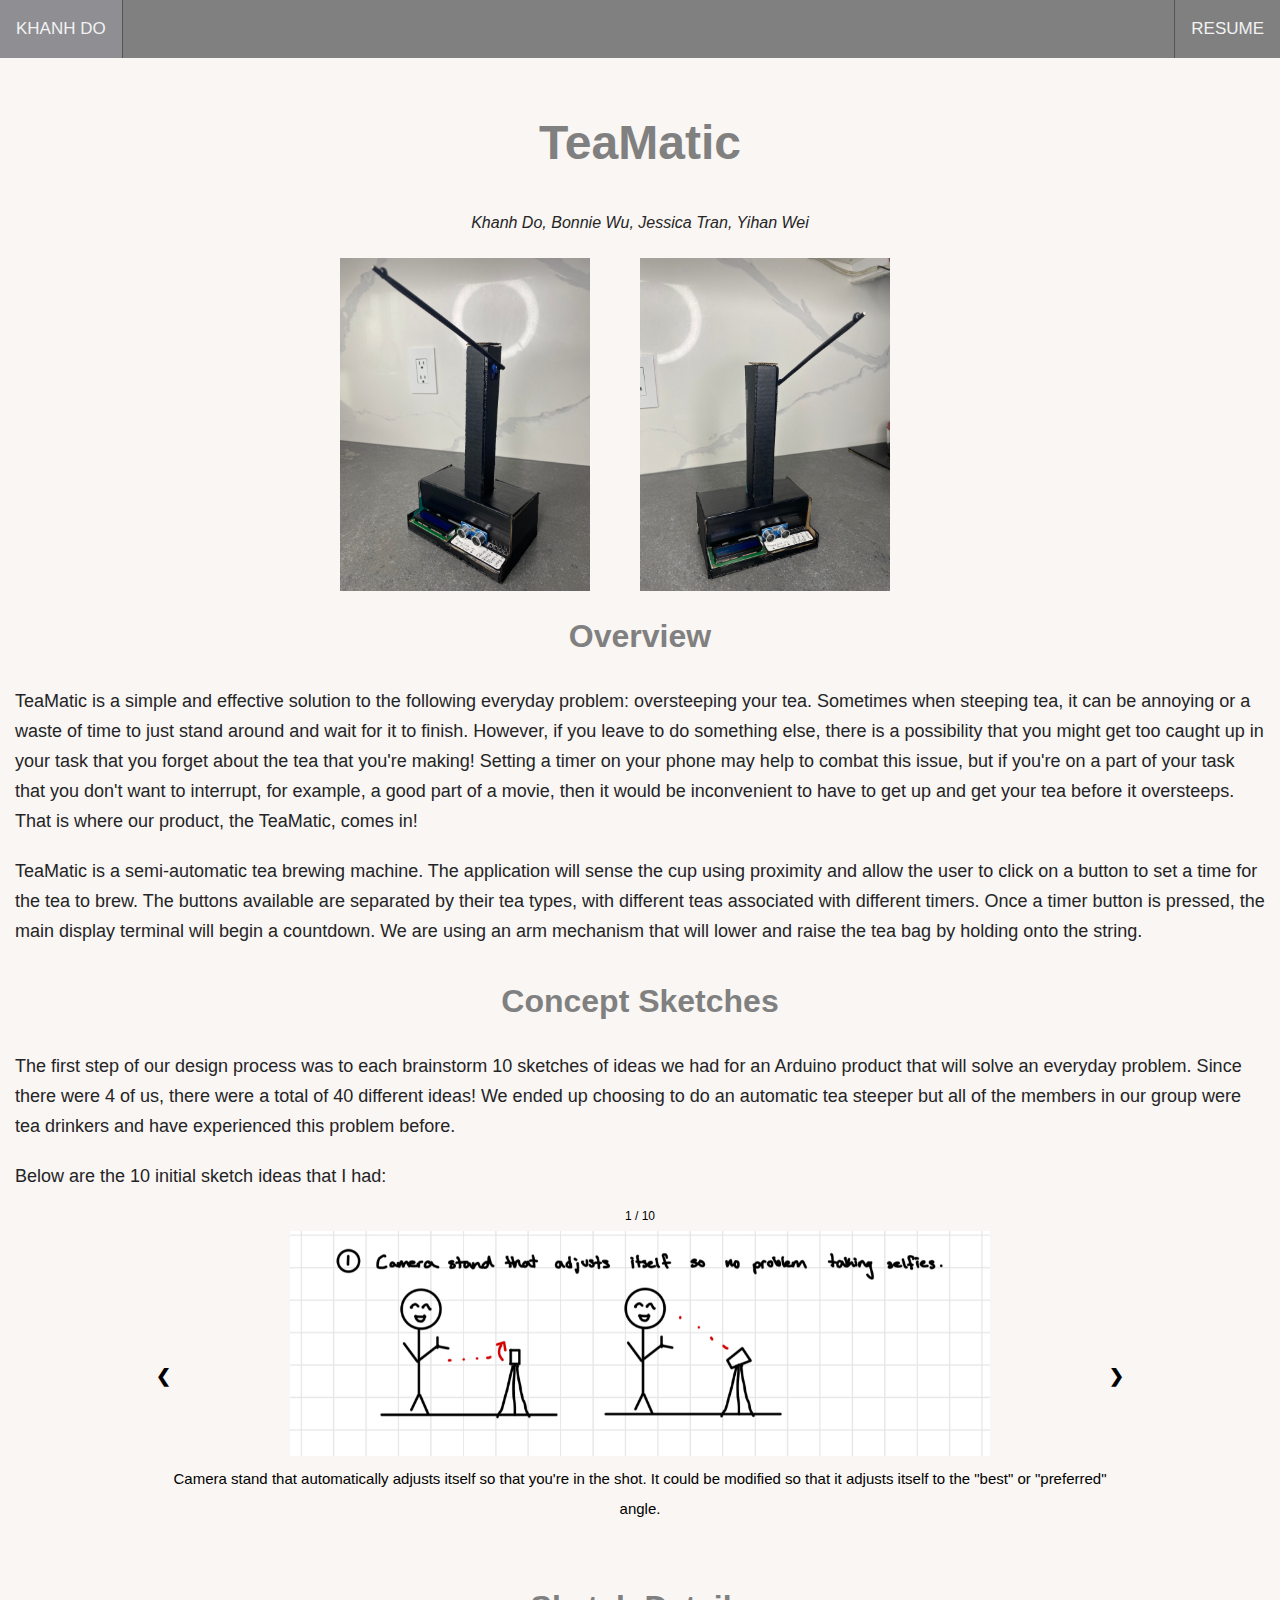
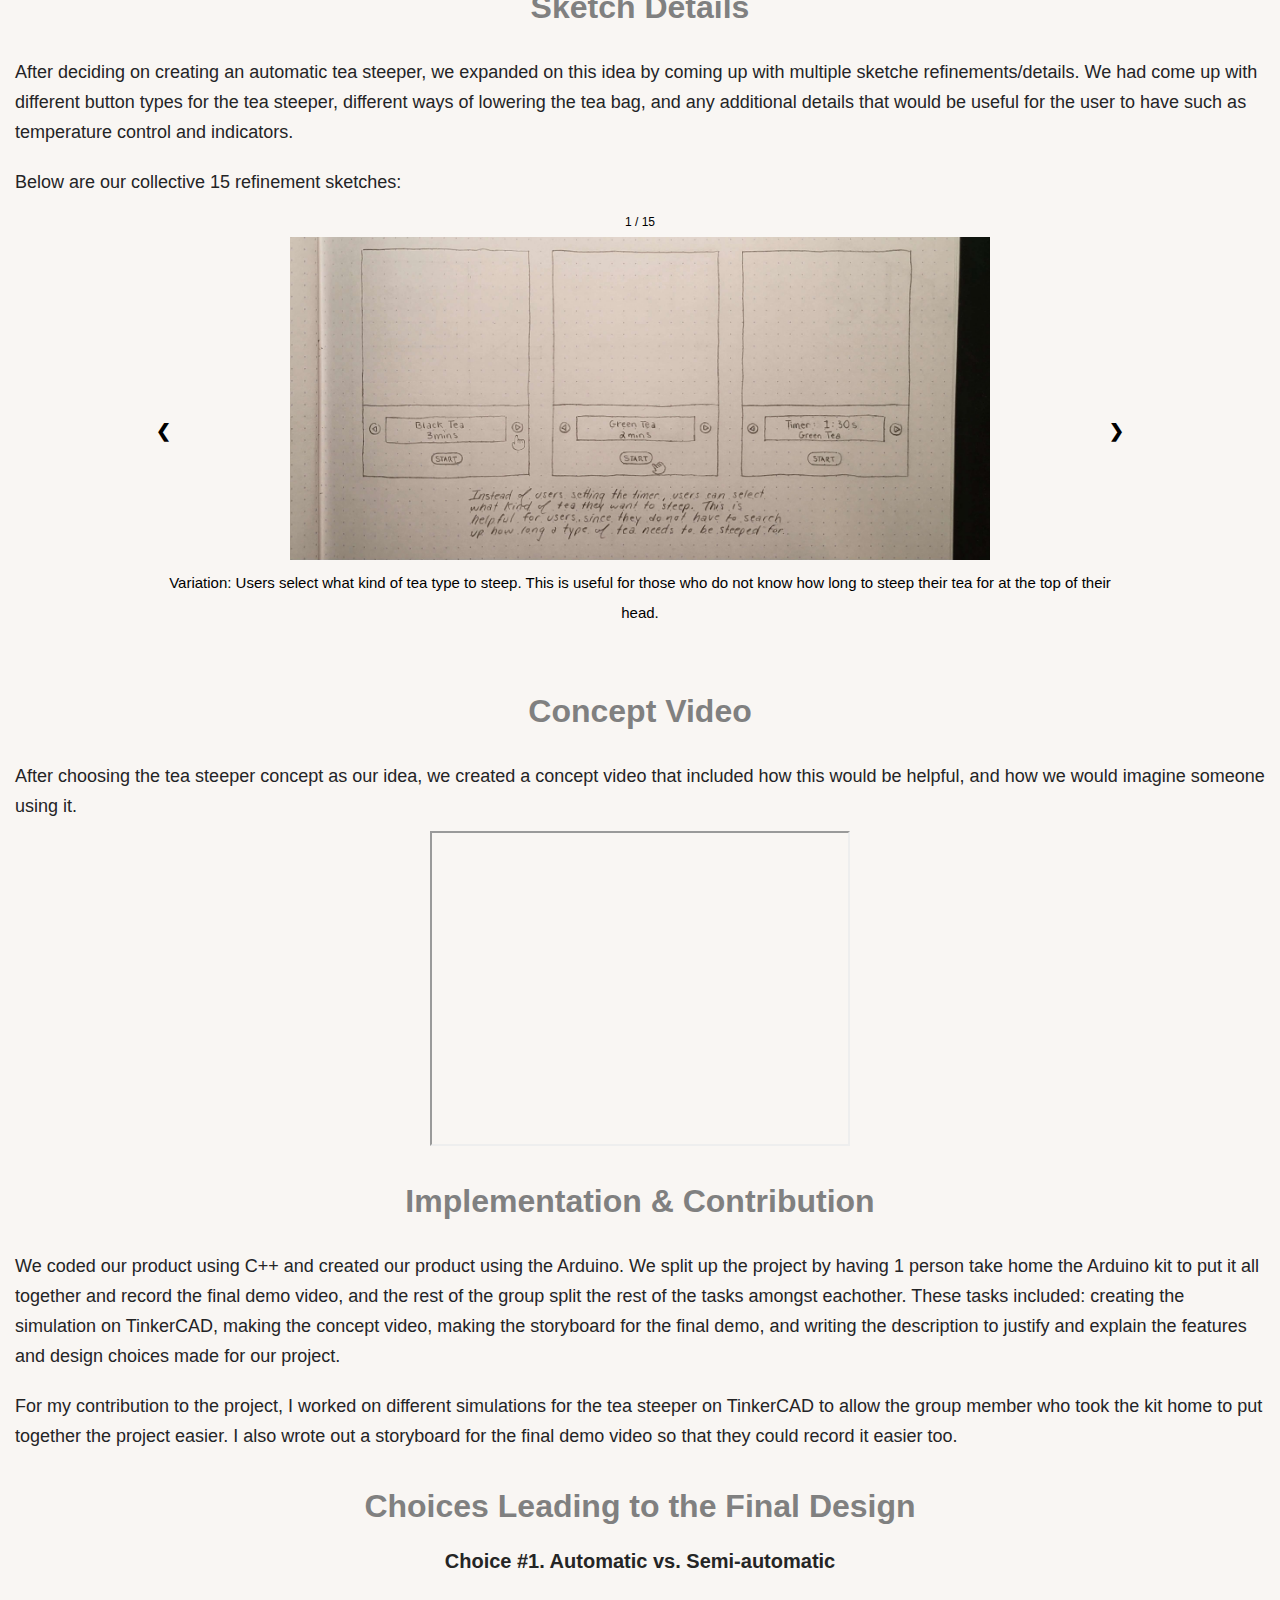
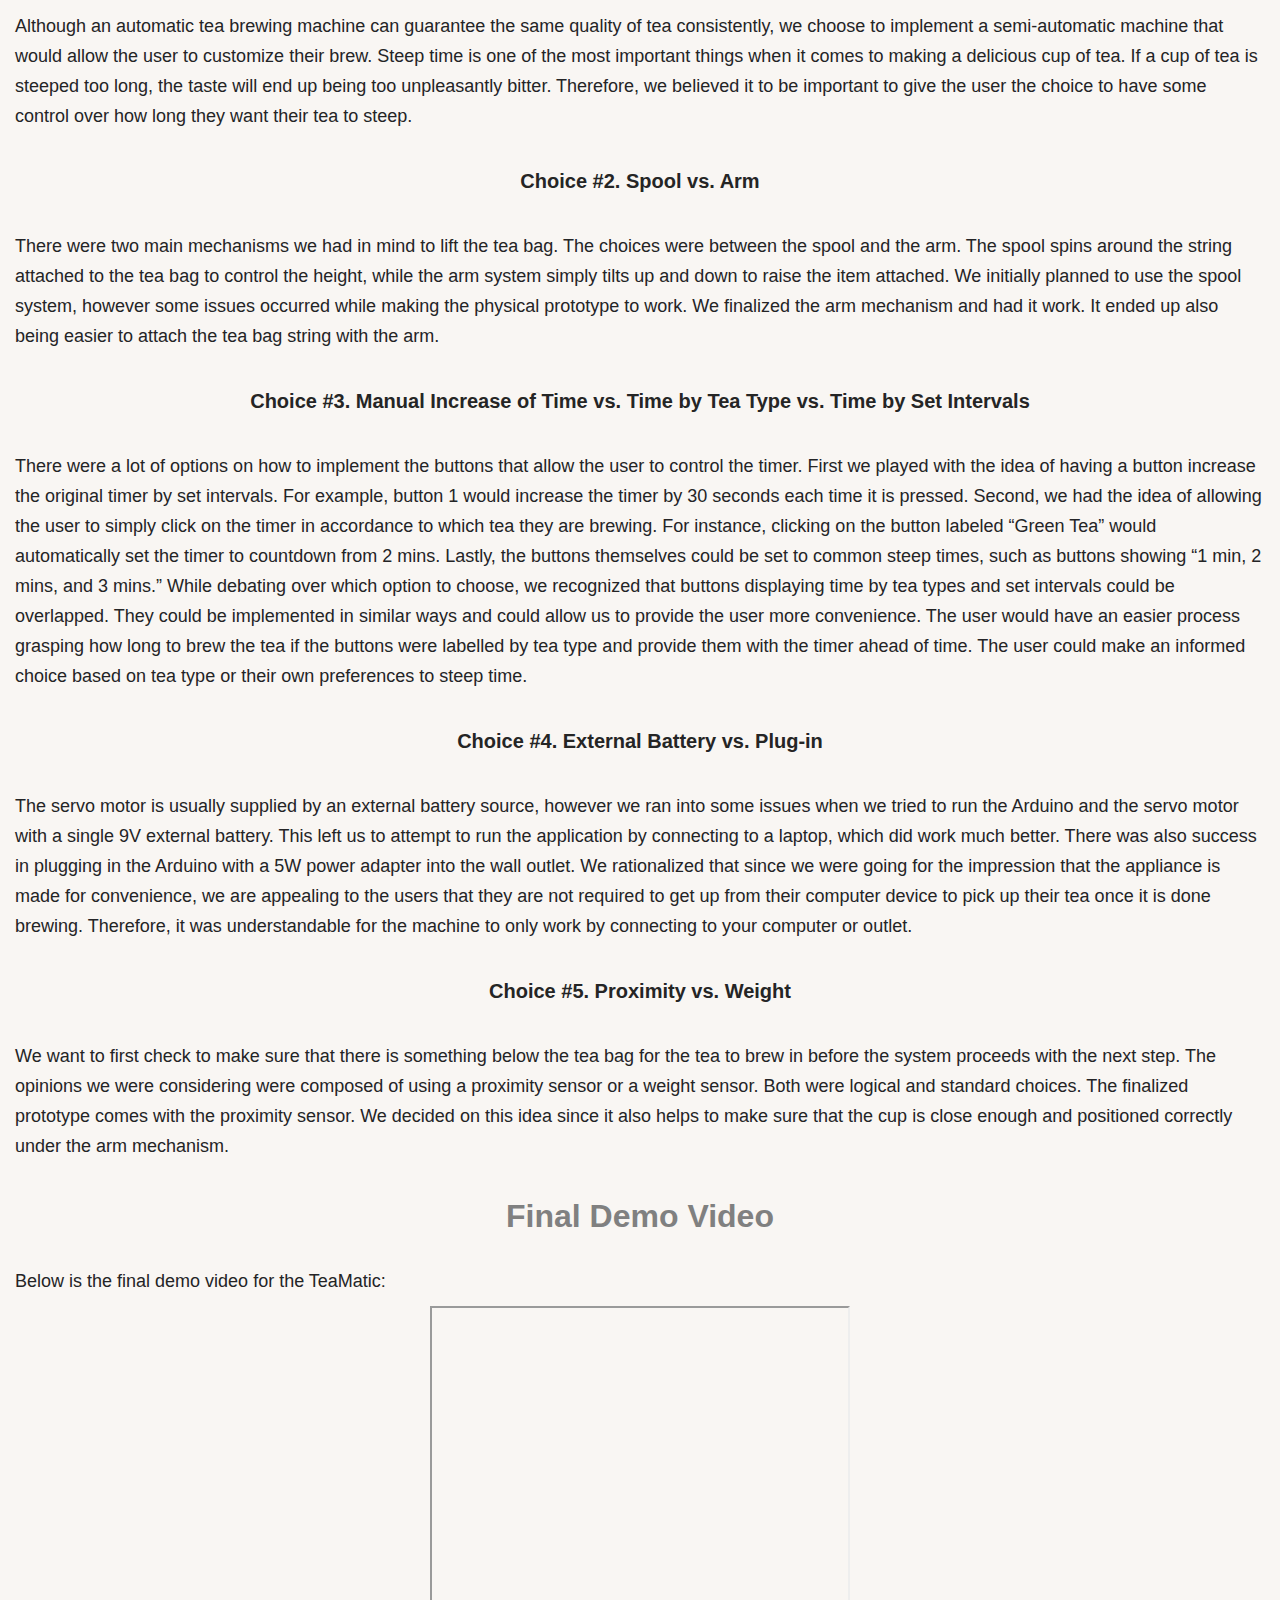
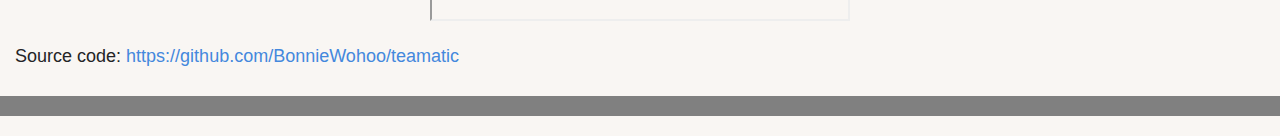
<file: project3.html>
<!DOCTYPE html>
<html lang="en">
    <head>
        <meta charset="UTF-8">
        <meta name="viewport" content="width=device-width, initial-scale=1.0">
            <title>Khanh Do | Portfolio </title>

            <!-- Embed page for social media posts -->
            <meta property="og:description" content="Khanh Do Portfolio">
            <meta property="og:title" content="YOUR_SITE | Portfolio Template">
            <meta property="og:type" content="website">
            <meta property="og:url" content="http://www.YOUR_SItE.com">
            <meta property="og:image" content="http://www.YOUR_SITE.com/img/logo.png">
            <meta property=​"og:​site_name" content=​"YOUR_SITE.com">

            <meta name="twitter:card" content="summary_large_image">
            <meta name="twitter:site" content="@mobypixel">
            <meta name="twitter:creator" content="@mobypixel">
            <meta name="twitter:title" content="YOUR_SITE | Portfolio Template">
            <meta name="twitter:description" content="YOUR_SITE description">
            <meta name="twitter:image" content="http://www.YOUR_SITE.com/img/logo.png">

            <!-- Favicon -->
            <link rel="shortcut icon" type="image/png" href="img/favicon.png">

            <!-- Page Style -->
            <link rel="stylesheet" type="text/css" href="style.css?version=1">    

            <!-- JavaScript file -->
            <script src="/script.js" defer></script>

    </head>

    <body>

        <!-- Navigation Bar -->
        <div class="topnav" id="myTopnav">
            <a href="index.html" class="rightVerticalLine">KHANH DO</a>
            <a href="Resume 2024.pdf" class="icon leftVerticalLine">RESUME</a>
        </div>

        <!-- Description -->
        <div class="descriptionDiv">

            <!-- Section -->
            <h1>TeaMatic</h1>
            <p> <center> <i>Khanh Do, Bonnie Wu, Jessica Tran, Yihan Wei</i></center></p>
            <div class="container-beside">
                <img src="img/project3/tea-steeper.jpg" width="20%">
                <img src="img/project3/tea-steeper2.jpg" width="20%">
            </div>

            <!-- 1. Overview-->
            <h3> Overview</h3>
            <p> TeaMatic is a simple and effective solution to the following everyday problem: oversteeping your tea. Sometimes when steeping tea, it can be annoying or a waste of time to just stand around and wait for it to finish. However,
                if you leave to do something else, there is a possibility that you might get too caught up in your task that you forget about the tea that you're making! Setting a timer on your phone may help to combat this issue, but if you're 
                on a part of your task that you don't want to interrupt, for example, a good part of a movie, then it would be inconvenient to have to get up and get your tea before it oversteeps. That is where our product, the TeaMatic, comes in!
            </p>
            <p>TeaMatic is a semi-automatic tea brewing machine. The application will sense the cup using proximity and allow the user to click on a button to set a time for the tea to brew. The buttons available are separated by their 
                tea types, with different teas associated with different timers. Once a timer button is pressed, the main display terminal will begin a countdown. We are using an arm mechanism that will lower and raise the tea bag by 
                holding onto the string. 
            </p>

            <!-- 2. Design Sketch Section -->
            <h3> Concept Sketches </h3>
            <p> The first step of our design process was to each brainstorm 10 sketches of ideas we had for an Arduino product that will solve an everyday problem. Since there were 4 of us, there were a total of 40 different ideas! We ended up choosing
                to do an automatic tea steeper but all of the members in our group were tea drinkers and have experienced this problem before. 
            <p>
                Below are the 10 initial sketch ideas that I had:
            </p>
            <!-- Slideshow container -->
            <div class="slideshow-container">

                <!-- Full-width images with number and caption text -->
                <div class="mySlides1 fade">
                <div class="numbertext">1 / 10</div>
                <img src="img/project3/concept/sketch1.jpg" width="70%">
                <div class="text">Camera stand that automatically adjusts itself so that you're in the shot. It could be modified so that it adjusts itself to the "best" or "preferred" angle. 
                </div>
                </div>
            
                <div class="mySlides1 fade">
                <div class="numbertext">2 / 10</div>
                <img src="img/project3/concept/sketch2.jpg" width="70%">
                <div class="text"> Automatically detects when water is boiling so that you can leave to do something else while the water is boiling. 
                </div>
                </div>
            
                <div class="mySlides1 fade">
                <div class="numbertext">3 / 10</div>
                <img src="img/project3/concept/sketch3.jpg" width="70%">
                <div class="text"> Measures the soil level of a plant and automatically waters it when it needs to be watered.
                </div>
                </div>
            
                <div class="mySlides1 fade">
                <div class="numbertext">4 / 10</div>
                <img src="img/project3/concept/sketch4.jpg" width="70%">
                <div class="text"> An object on wheels that is placed between two cars. It measures the distance between the two cars and tells you if you can parallel park. A variation could be that it tells you the level of difficulty of parallel parking at a specific spot.
                </div>
                </div>

                <div class="mySlides1 fade">
                <div class="numbertext">5 / 10</div>
                <img src="img/project3/concept/sketch5.jpg" width="70%">
                <div class="text">A chair that shakes when it senses that you've been sitting down for too long. If you don't stand up for long enough, it will continue to shake when you try to sit back down.
                </div>
                </div>

                <div class="mySlides1 fade">
                <div class="numbertext">6 / 10</div>
                <img src="img/project3/concept/sketch6.jpg" width="70%">
                <div class="text"> This device will notify you when there is someone within 10 meters. This would be useful for when you're out at night alone and make you more aware of suspicious actions around you.
                </div>
                </div>

                <div class="mySlides1 fade">
                <div class="numbertext">7 / 10</div>
                <img src="img/project3/concept/sketch7.jpg" width="70%">
                <div class="text"> Device that scans items before you put them in the pantry so it will keep track of what you currently have. Useful for when you're grocery shopping and don't remember what you need to buy.
                </div>
                </div>
                
                <div class="mySlides1 fade">
                <div class="numbertext">8 / 10</div>
                <img src="img/project3/concept/sketch8.jpg" width="70%">
                <div class="text"> Device tracks how many clothes/outfits you have in your closet and notifies you when it is time to do your laundry. This would be useful to avoid situations where you can't wear anything out because you forgot to do your laundry.
                </div>
                </div>
                
                <div class="mySlides1 fade">
                <div class="numbertext">9 / 10</div>
                <img src="img/project3/concept/sketch9.jpg" width="70%">
                <div class="text"> A little device on wheels that closes the door for you when you forget so that you don't have to stand up and do it yourself.
                </div>
                </div>

                <div class="mySlides1 fade">
                <div class="numbertext">10 / 10</div>
                <img src="img/project3/concept/sketch10.jpg" width="70%">
                <div class="text"> Track when your ice cubes are frozen for situations where you need them as soon as possible.
                </div>
                </div>

                <!-- Next and previous buttons -->
                <a class="prev" onclick="plusSlides(-1,0)">&#10094;</a>
                <a class="next" onclick="plusSlides(1,0)">&#10095;</a>
            </div>
            <br>

            <!-- 3. Refined Sketch Section-->
            <h3>Sketch Details</h3>
            <p> After deciding on creating an automatic tea steeper, we expanded on this idea by coming up with multiple sketche refinements/details. We had come up with different button types for the tea steeper,
                different ways of lowering the tea bag, and any additional details that would be useful for the user to have such as temperature control and indicators.  
            </p>
            <p>
                Below are our collective 15 refinement sketches:
            </p>

            <!-- Slideshow container -->
            <div class="slideshow-container">

                <!-- Full-width images with number and caption text -->
                <div class="mySlides2 fade">
                <div class="numbertext">1 / 15</div>
                <img src="img/project3/refinement/refinement1.jpg" width="70%">
                <div class="text"> Variation: Users select what kind of tea type to steep. This is useful for those who do not know how long to steep their tea for at the top of their head.</div>
                </div>

                <div class="mySlides2 fade">
                <div class="numbertext">2 / 15</div>
                <img src="img/project3/refinement/refinement2.jpg" width="70%">
                <div class="text"> Detail: Sends push notifications to your phone to notify that your phone is done steeping. This would be good so you don't leave your tea out for too long that it gets cold </div>
                </div>
                
                <div class="mySlides2 fade">
                <div class="numbertext">3 / 15</div>
                <img src="img/project3/refinement/refinement3.jpg" width="70%">
                <div class="text"> Variation: Different ways to sense if the cup is present. One way is through a weight sensor and another is through a proximity sensor.</div>
                </div>

                <div class="mySlides2 fade">
                <div class="numbertext">4 / 15</div>
                <img src="img/project3/refinement/refinement4.jpg" width="70%">
                <div class="text"> Detail: Use an arm to bounce the tea bag to enhance the flavour. </div>
                </div>

                <div class="mySlides2 fade">
                <div class="numbertext">5 / 15</div>
                <img src="img/project3/refinement/refinement5.jpg" width="70%">
                <div class="text"> Detail: Implement a fan to cool down the tea so that you can drink it right away. </div>
                </div>

                <div class="mySlides2 fade">
                <div class="numbertext">6 / 15</div>
                <img src="img/project3/refinement/refinement6.jpg" width="70%">
                <div class="text"> Variation: Setting the time through buttons. Each button increments the time and you click start when you're ready. </div>
                </div>

                <div class="mySlides2 fade">
                <div class="numbertext">7 / 15</div>
                <img src="img/project3/refinement/refinement7.jpg" width="70%">
                <div class="text"> Details: Implement a sound indicator to let you know that the tea is done steeping. </div>
                </div>

                <div class="mySlides2 fade">
                <div class="numbertext">8 / 15</div>
                <img src="img/project3/refinement/refinement8.jpg" width="70%">
                <div class="text"> Detail: Prevent tea bag drip after the tea bag is raised. Have an arm so that when the tea bag is raised, it slips down the arm and drips onto a paper towel instead of back into the drink. </div>
                </div>

                <div class="mySlides2 fade">
                <div class="numbertext">9 / 15</div>
                <img src="img/project3/refinement/refinement9.jpg"width="70%">
                <div class="text"> Variation: Rotates and lowers the tea bag using an arm attached to something that rotates. The tea bag is hooked onto the arm. </div>
                </div>

                <div class="mySlides2 fade">
                <div class="numbertext">10 / 15</div>
                <img src="img/project3/refinement/refinement10.jpg" width="70%">
                <div class="text"> Variation: Using a rotating spool to lower the tea bag. The tea bag string is clipped onto the spool. </div>
                </div>

                <div class="mySlides2 fade">
                <div class="numbertext">11 / 15</div>
                <img src="img/project3/refinement/refinement11.png" width="70%">
                <div class="text"> Detail: Have a heating pad as the base so that it keeps the tea warm. </div>
                </div>              
                
                <div class="mySlides2 fade">
                <div class="numbertext">12 / 15</div>
                <img src="img/project3/refinement/refinement12.png" width="70%">
                <div class="text"> Detail: Temperature indicator to tell the user what the temperature of the tea is after steeping, in case they don't get their drink right away. </div>
                </div>

                <div class="mySlides2 fade">
                <div class="numbertext">13 / 15</div>
                <img src="img/project3/refinement/refinement13.png" width="70%">
                <div class="text"> Detail: Flashing light to indicate that the tea is done steeping. </div>
                </div>

                <div class="mySlides2 fade">
                <div class="numbertext">14 / 15</div>
                <img src="img/project3/refinement/refinement14.png" width="70%">
                <div class="text"> Variation: The tea bag is lowered by using a pulley system where the other end of the tea bag is getting pulled by something. </div>
                </div>

                <div class="mySlides2 fade">
                <div class="numbertext">15 / 15</div>
                <img src="img/project3/refinement/refinement15.png" width="70%">
                <div class="text"> Variation: The user selects between 3 different set times already instead of tea types. </div>
                </div>
            
                <!-- Next and previous buttons -->
                <a class="prev" onclick="plusSlides(-1,1)">&#10094;</a>
                <a class="next" onclick="plusSlides(1,1)">&#10095;</a>
            </div>
            <br>

            <!-- 4. Concept Video -->
            <h3>Concept Video</h3>
            <p> After choosing the tea steeper concept as our idea, we created a concept video that included how this would be helpful, and how we would imagine someone using it. 
            </p>
            <iframe width="420" height="315"
                src="https://www.youtube.com/embed/Ksz13hjZYM8?si=Dt4SMGE6vtvCnbnq">
            </iframe>
            
            <!-- 5. Contribution -->
            <h3>Implementation & Contribution</h3>
            <p>We coded our product using C++ and created our product using the Arduino. We split up the project by having 1 person take home the Arduino kit to put it all together and record the final demo video, and the rest 
                of the group split the rest of the tasks amongst eachother. These tasks included: creating the simulation on TinkerCAD, making the concept video, making the storyboard for the final demo, and writing the description 
                to justify and explain the features and design choices made for our project. 
            </p>
            <p>For my contribution to the project, I worked on different simulations for the tea steeper on TinkerCAD to allow the group member who took the kit home to put together the project easier. I also wrote out a storyboard for
                the final demo video so that they could record it easier too. 
            </p>
      
            <!-- 7. Choices-->
            <h3> Choices Leading to the Final Design</h3>

            <h4> Choice #1. Automatic vs. Semi-automatic </h4>
            <p>Although an automatic tea brewing machine can guarantee the same quality of tea consistently, we choose to implement a semi-automatic machine that would allow the user to customize their brew. Steep time is one of the most 
                important things when it comes to making a delicious cup of tea. If a cup of tea is steeped too long, the taste will end up being too unpleasantly bitter. Therefore, we believed it to be important to give the user the choice 
                to have some control over how long they want their tea to steep. 
            </p>

            <h4>Choice #2. Spool vs. Arm</h4>
            <p>There were two main mechanisms we had in mind to lift the tea bag. The choices were between the spool and the arm. The spool spins around the string attached to the tea bag to control the height, while the arm system simply 
                tilts up and down to raise the item attached. We initially planned to use the spool system, however some issues occurred while making the physical prototype to work. We finalized the arm mechanism and had it work. It ended 
                up also being easier to attach the tea bag string with the arm. 
            </p>

            <h4>Choice #3. Manual Increase of Time vs. Time by Tea Type vs. Time by Set Intervals </h4>
            <p>There were a lot of options on how to implement the buttons that allow the user to control the timer. First we played with the idea of having a button increase the original timer by set intervals. For example, button 1 would 
                increase the timer by 30 seconds each time it is pressed. Second, we had the idea of allowing the user to simply click on the timer in accordance to which tea they are brewing. For instance, clicking on the button labeled 
                “Green Tea” would automatically set the timer to countdown from 2 mins. Lastly, the buttons themselves could be set to common steep times, such as buttons showing “1 min, 2 mins, and 3 mins.” While debating over which option 
                to choose, we recognized that buttons displaying time by tea types and set intervals could be overlapped. They could be implemented in similar ways and could allow us to provide the user more convenience. The user would have 
                an easier process grasping how long to brew the tea if the buttons were labelled by tea type and provide them with the timer ahead of time. The user could make an informed choice based on tea type or their own preferences to 
                steep time. 
            </p>

            <h4>Choice #4. External Battery vs. Plug-in </h4>
            <p>The servo motor is usually supplied by an external battery source, however we ran into some issues when we tried to run the Arduino and the servo motor with a single 9V external battery. This left us to attempt to run the 
                application by connecting to a laptop, which did work much better. There was also success in plugging in the Arduino with a 5W power adapter into the wall outlet. We rationalized that since we were going for the impression 
                that the appliance is made for convenience, we are appealing to the users that they are not required to get up from their computer device to pick up their tea once it is done brewing. Therefore, it was understandable for the 
                machine to only work by connecting to your computer or outlet. 
            </p>

            <h4>Choice #5. Proximity vs. Weight </h4>
            <p>We want to first check to make sure that there is something below the tea bag for the tea to brew in before the system proceeds with the next step. The opinions we were considering were composed of using a proximity sensor or a 
                weight sensor. Both were logical and standard choices. The finalized prototype comes with the proximity sensor. We decided on this idea since it also helps to make sure that the cup is close enough and positioned correctly under 
                the arm mechanism.</p>


            <!-- 6. Demo and Code-->
            <h3> Final Demo Video</h3>
            <p> Below is the final demo video for the TeaMatic:</p>
            <iframe width="420" height="315"
                src="https://www.youtube.com/embed/w1gVyt93ovc?si=zff-5LBJ-HTr03X2">
            </iframe>

            <p>Source code: <a href="https://github.com/BonnieWohoo/teamatic"> https://github.com/BonnieWohoo/teamatic</a> </p>

        </div>

        <!-- Feel free to put your own text here or share the love. -->
        <div class="footer">
            <p class="subtle"><i></i></p>
        </div>

        <script>
            function myFunction() {
                var x = document.getElementById("myTopnav");
                if (x.className === "topnav") {
                    x.className += " responsive";
                } else {
                    x.className = "topnav";
                }
            }
        </script>
    </body>
</html>
</file>
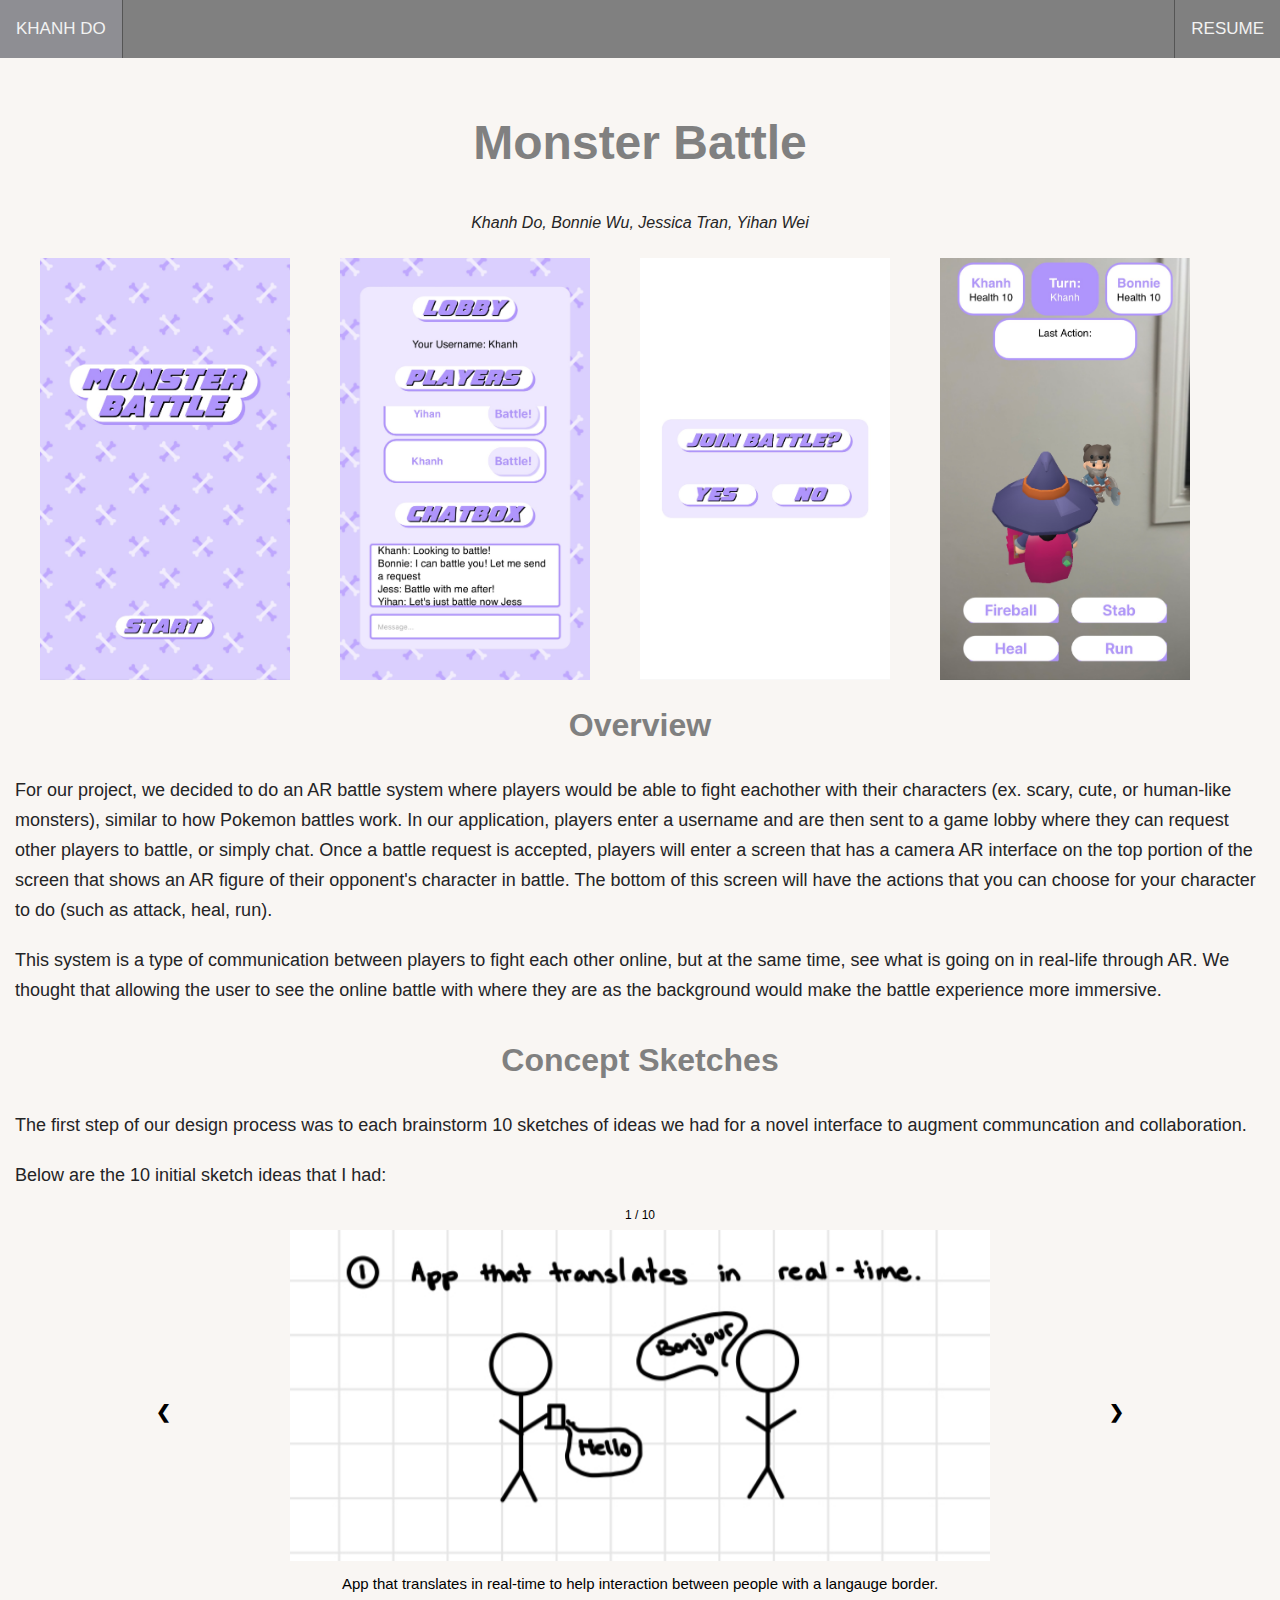
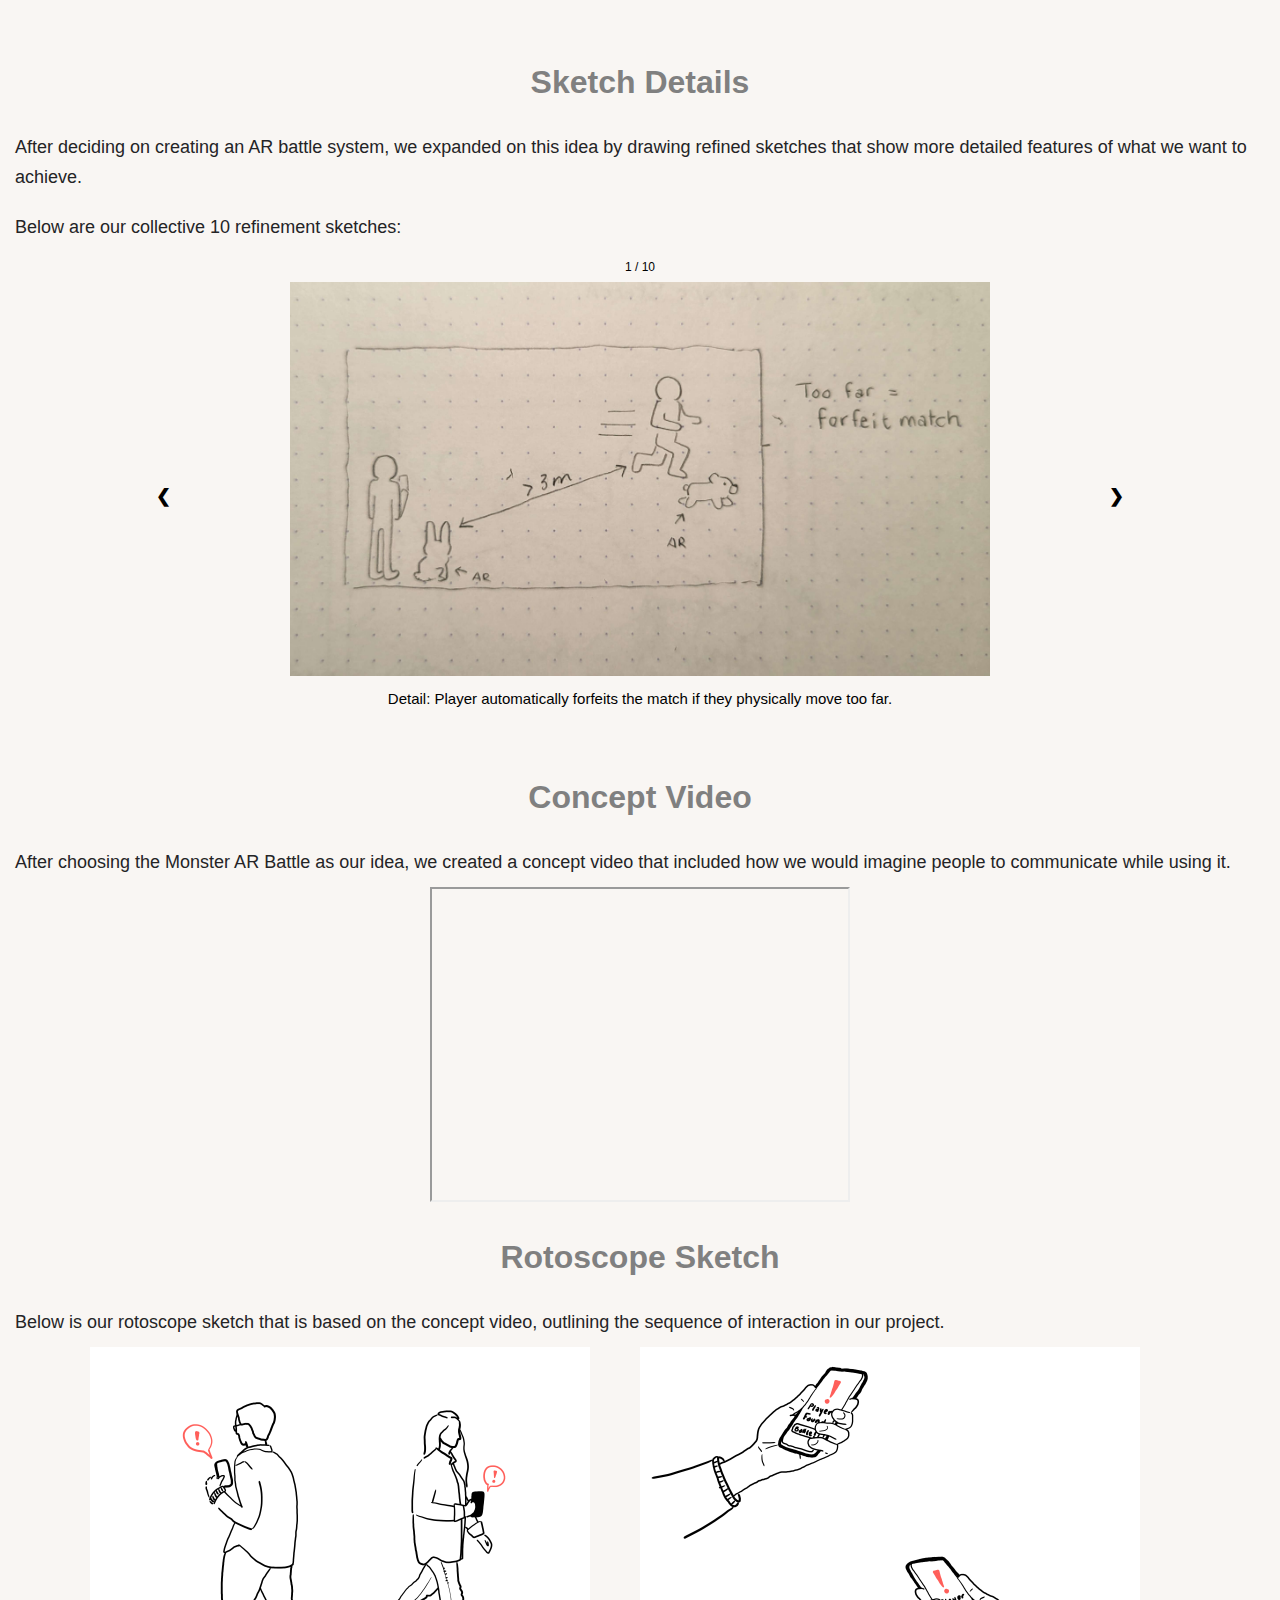
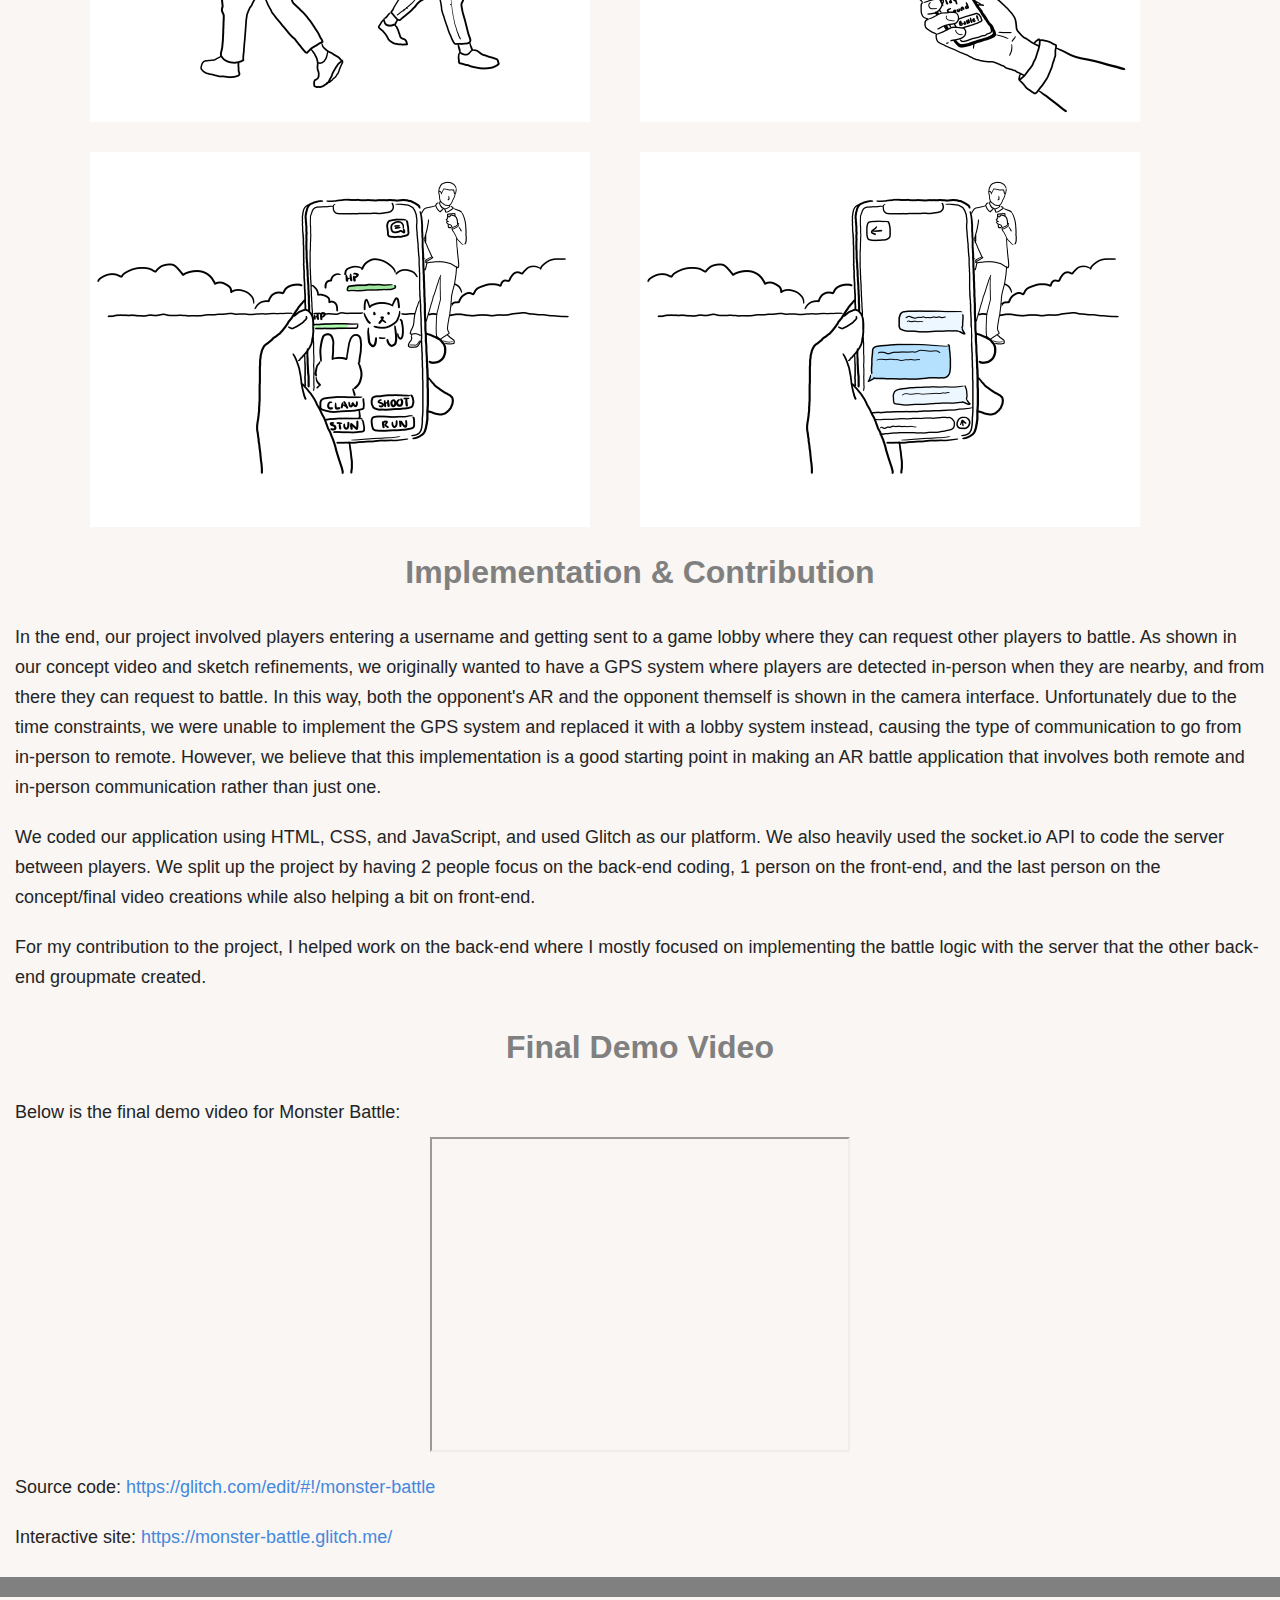
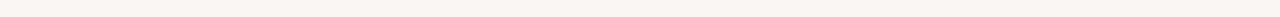
<file: project4.html>
<!DOCTYPE html>
<html lang="en">
    <head>
        <meta charset="UTF-8">
        <meta name="viewport" content="width=device-width, initial-scale=1.0">
            <title>Khanh Do | Portfolio </title>

            <!-- Embed page for social media posts -->
            <meta property="og:description" content="Khanh Do Portfolio">
            <meta property="og:title" content="YOUR_SITE | Portfolio Template">
            <meta property="og:type" content="website">
            <meta property="og:url" content="http://www.YOUR_SItE.com">
            <meta property="og:image" content="http://www.YOUR_SITE.com/img/logo.png">
            <meta property=​"og:​site_name" content=​"YOUR_SITE.com">

            <meta name="twitter:card" content="summary_large_image">
            <meta name="twitter:site" content="@mobypixel">
            <meta name="twitter:creator" content="@mobypixel">
            <meta name="twitter:title" content="YOUR_SITE | Portfolio Template">
            <meta name="twitter:description" content="YOUR_SITE description">
            <meta name="twitter:image" content="http://www.YOUR_SITE.com/img/logo.png">

            <!-- Favicon -->
            <link rel="shortcut icon" type="image/png" href="img/favicon.png">

            <!-- Page Style -->
            <link rel="stylesheet" type="text/css" href="style.css?version=1">    

            <!-- JavaScript file -->
            <script src="/script.js" defer></script>

    </head>

    <body>

        <!-- Navigation Bar -->
        <div class="topnav" id="myTopnav">
            <a href="index.html" class="rightVerticalLine">KHANH DO</a>
            <a href="Resume 2024.pdf" class="icon leftVerticalLine">RESUME</a>
        </div>

        <!-- Description -->
        <div class="descriptionDiv">

            <!-- Section -->
            <h1>Monster Battle</h1>
            <p> <center> <i>Khanh Do, Bonnie Wu, Jessica Tran, Yihan Wei</i></center></p>
            <div class="container-beside">
                <img src="img/project4/monster-battle1.jpeg" width="20%">
                <img src="img/project4/monster-battle2.jpeg" width="20%">
                <img src="img/project4/monster-battle3.jpeg" width="20%">
                <img src="img/project4/monster-battle4.jpeg" width="20%">
            </div>

            <!-- 1. Overview-->
            <h3> Overview</h3>
            <p> For our project, we decided to do an AR battle system where players would be able to fight eachother with their characters (ex. scary, cute, or human-like monsters), similar to how Pokemon battles work. In our application, players enter a 
                username and are then sent to a game lobby where they can request other players to battle, or simply chat. Once a battle request is accepted, players will enter a screen that has a camera AR interface 
                on the top portion of the screen that shows an AR figure of their opponent's character in battle. The bottom of this screen will have the actions that you can choose for your character to do (such as attack, heal, run). 
            </p>
            <p> This system is a type of communication between players to fight each other online, but at the same time, see what is going on in real-life through AR. We thought that allowing the user to see the online battle with 
                where they are as the background would make the battle experience more immersive. 
            </p>

            <!-- 2. Design Sketch Section -->
            <h3> Concept Sketches </h3>
            <p> The first step of our design process was to each brainstorm 10 sketches of ideas we had for a novel interface to augment communcation and collaboration.

            <p>
                Below are the 10 initial sketch ideas that I had:
            </p>
            <!-- Slideshow container -->
            <div class="slideshow-container">

                <!-- Full-width images with number and caption text -->
                <div class="mySlides1 fade">
                <div class="numbertext">1 / 10</div>
                <img src="img/project4/concept/concept1.jpg" width="70%">
                <div class="text"> App that translates in real-time to help interaction between people with a langauge border.
                </div>
                </div>
            
                <div class="mySlides1 fade">
                <div class="numbertext">2 / 10</div>
                <img src="img/project4/concept/concept2.jpg" width="70%">
                <div class="text"> There will be some icons on eachother's phone screens that send a message. For example, pressing the heart icon will tell the receiver that you love/miss them.
                </div>
                </div>
            
                <div class="mySlides1 fade">
                <div class="numbertext">3 / 10</div>
                <img src="img/project4/concept/concept3.jpg" width="70%">
                <div class="text"> Person A draws a 3D shape in AR and sends that shape to Person B who can also look at the shape in AR. This would be good for educational purposes when trying to show a certain 3D shape or blueprint.
                </div>
                </div>
            
                <div class="mySlides1 fade">
                <div class="numbertext">4 / 10</div>
                <img src="img/project4/concept/concept4.jpg" width="70%">
                <div class="text"> Battle system with friends where you fight using the monsters that we created in our project 1 application!
                </div>
                </div>

                <div class="mySlides1 fade">
                <div class="numbertext">5 / 10</div>
                <img src="img/project4/concept/concept5.jpg" width="70%">
                <div class="text">Person A sends takes a picture of their outfit and the app converts it to a cute cartoon character which shows up on Person B's screen. Person B can give suggestions on what to change in the outfit and the cartoon
                    representation can help visualize if the colours would look good together. 
                </div>
                </div>

                <div class="mySlides1 fade">
                <div class="numbertext">6 / 10</div>
                <img src="img/project4/concept/concept6.jpg" width="70%">
                <div class="text"> Take pictures of your day and send it to your partner's lock screen. This way, your partner will be able to see what you shared with them throughout the day whenver they check the time on their phone (which is a lot). 
                </div>
                </div>

                <div class="mySlides1 fade">
                <div class="numbertext">7 / 10</div>
                <img src="img/project4/concept/concept7.jpg" width="70%">
                <div class="text"> FaceTime feature that translates sign language in real-time.
                </div>
                </div>
                
                <div class="mySlides1 fade">
                <div class="numbertext">8 / 10</div>
                <img src="img/project4/concept/concept8.jpg" width="70%">
                <div class="text"> Remote AR Checkers. Players move their pieces by moving their hand in mid-air where they see the piece through their camera. 
                </div>
                </div>
                
                <div class="mySlides1 fade">
                <div class="numbertext">9 / 10</div>
                <img src="img/project4/concept/concept9.jpg" width="70%">
                <div class="text"> Application between two people where when a button is pressed, specific direction instructions are sent to the other person. This would be useful for finding people short-distance in a crowd or concert.
                </div>
                </div>

                <div class="mySlides1 fade">
                <div class="numbertext">10 / 10</div>
                <img src="img/project4/concept/concept10.jpg" width="70%">
                <div class="text"> Place sticky notes throughout common places through AR so that people can read them through their phone camera. This would be good to keep the house uncluttered, but keep the simplicity of sticky notes.
                </div>
                </div>

                <!-- Next and previous buttons -->
                <a class="prev" onclick="plusSlides(-1,0)">&#10094;</a>
                <a class="next" onclick="plusSlides(1,0)">&#10095;</a>
            </div>
            <br>

            <!-- 3. Refined Sketch Section-->
            <h3>Sketch Details</h3>
            <p> After deciding on creating an AR battle system, we expanded on this idea by drawing refined sketches that show more detailed features of what we want to achieve.
            </p>
            <p>
                Below are our collective 10 refinement sketches:
            </p>

            <!-- Slideshow container -->
            <div class="slideshow-container">

                <!-- Full-width images with number and caption text -->
                <div class="mySlides2 fade">
                <div class="numbertext">1 / 10</div>
                <img src="img/project4/refinement/refinement1.jpg" width="70%">
                <div class="text"> Detail: Player automatically forfeits the match if they physically move too far. </div>
                </div>

                <div class="mySlides2 fade">
                <div class="numbertext">2 / 10</div>
                <img src="img/project4/refinement/refinement2.jpg" width="70%">
                <div class="text"> Detail: Players must be within a certain distance from eachother.</div>
                </div>
                
                <div class="mySlides2 fade">
                <div class="numbertext">3 / 10</div>
                <img src="img/project4/refinement/refinement3.jpg" width="70%">
                <div class="text"> Variation: Monster/Creature is set a certain distance from your camera at all times. It will move with you when you move.</div>
                </div>

                <div class="mySlides2 fade">
                <div class="numbertext">4 / 10</div>
                <img src="img/project4/refinement/refinement4.jpg" width="70%">
                <div class="text"> Variation: When player moves around, their monster/creator stays in a set place so you can see their side-profiles too.</div>
                </div>

                <div class="mySlides2 fade">
                <div class="numbertext">5 / 10</div>
                <img src="img/project4/refinement/refinement5.jpg" width="70%">
                <div class="text"> Detail: 2D interface for action options. </div>
                </div>

                <div class="mySlides2 fade">
                <div class="numbertext">6 / 10</div>
                <img src="img/project4/refinement/refinement6.png" width="70%">
                <div class="text"> Detail: Have preset chat buttons </div>
                </div>

                <div class="mySlides2 fade">
                <div class="numbertext">7 / 10</div>
                <img src="img/project4/refinement/refinement7.png" width="70%">
                <div class="text"> Detail: Add a gatcha system to summon new monsters. </div>
                </div>

                <div class="mySlides2 fade">
                <div class="numbertext">8 / 10</div>
                <img src="img/project4/refinement/refinement8.png" width="70%">
                <div class="text"> Variation: Earn experience after winning each battle. </div>
                </div>

                <div class="mySlides2 fade">
                <div class="numbertext">9 / 10</div>
                <img src="img/project4/refinement/refinement9.png"width="70%">
                <div class="text"> Variation: Earn coins after winning each battle.  </div>
                </div>

                <div class="mySlides2 fade">
                <div class="numbertext">10 / 10</div>
                <img src="img/project4/refinement/refinement10.png" width="70%">
                <div class="text"> Variation: Loser drops loot for the winner. </div>
                </div>
            
                <!-- Next and previous buttons -->
                <a class="prev" onclick="plusSlides(-1,1)">&#10094;</a>
                <a class="next" onclick="plusSlides(1,1)">&#10095;</a>
            </div>
            <br>

            <!-- 4. Concept Video -->
            <h3>Concept Video</h3>
            <p> After choosing the Monster AR Battle as our idea, we created a concept video that included how we would imagine people to communicate while using it.
            </p>
            <iframe width="420" height="315"
                src="https://www.youtube.com/embed/vZ2I229BDx4?si=kF8p3YyBiX2LPX7F">
            </iframe>
            
            <!-- 5. Rotoscope Sketch-->
            <h3>Rotoscope Sketch</h3>
            <p> Below is our rotoscope sketch that is based on the concept video, outlining the sequence of interaction in our project.  </p>
            <div class="container-beside">
                <img src="img/project4/rotoscope/rotoscope1.png" width="40%">
                <img src="img/project4/rotoscope/rotoscope2.png" width="40%">
                
            </div>
            <br>
            <div class="container-beside">
                <img src="img/project4/rotoscope/rotoscope3.png" width="40%">
                <img src="img/project4/rotoscope/rotoscope4.png" width="40%">
            </div>

            <!-- 6. Contribution -->
            <h3>Implementation & Contribution</h3>
            <p> In the end, our project involved players entering a username and getting sent to a game lobby where they can request other players to battle. As shown in our concept video and sketch refinements, we originally wanted
                to have a GPS system where players are detected in-person when they are nearby, and from there they can request to battle. In this way, both the opponent's AR and the opponent themself is shown in the camera interface. 
                Unfortunately due to the time constraints, we were unable to implement the GPS system and replaced it with a lobby system instead, causing the type of communication to go from in-person to remote. However, we believe that
                this implementation is a good starting point in making an AR battle application that involves both remote and in-person communication rather than just one. 
            </p>
            <p>We coded our application using HTML, CSS, and JavaScript, and used Glitch as our platform. We also heavily used the socket.io API to code the server between players. 
                We split up the project by having 2 people focus on the back-end coding, 1 person on the front-end, and the last person on the concept/final video creations while also helping a bit on front-end.  
            </p>
            <p>For my contribution to the project, I helped work on the back-end where I mostly focused on implementing the battle logic with the server that the other back-end groupmate created. 
            </p>

            <!-- 7. Demo and Code-->
            <h3> Final Demo Video</h3>
            <p> Below is the final demo video for Monster Battle:</p>
            <iframe width="420" height="315"
                src="https://www.youtube.com/embed/PwLCbgan0Q8?si=YwXB2yibUY5Q0TiE">
            </iframe>

            <p>Source code: <a href="https://glitch.com/edit/#!/monster-battle"> https://glitch.com/edit/#!/monster-battle</a> </p>
            <p> Interactive site: <a href="https://monster-battle.glitch.me/">https://monster-battle.glitch.me/</a></p>

        </div>

        <!-- Feel free to put your own text here or share the love. -->
        <div class="footer">
            <p class="subtle"><i></i></p>
        </div>

        <script>
            function myFunction() {
                var x = document.getElementById("myTopnav");
                if (x.className === "topnav") {
                    x.className += " responsive";
                } else {
                    x.className = "topnav";
                }
            }
        </script>
    </body>
</html>
</file>
<file: style.css>
body {
    height: 100%;
    color: #252525;
    background-color: #f9f6f3;
    margin: 0px;
    line-height: 30px;
    display: block;
    font-family: Helvetica, Arial, sans-serif;
    text-align: center;
}

a {
    color: #48D;
    text-decoration: none;
}

p {
    color: rgb(36,36,38);
    font-size: 1.125em;
    margin-bottom: 0px;
    margin-top: 0px;
    text-align: left;
    padding-top: 10px;
    padding-bottom: 10px;
}

p a:hover {
    color: #48D;
    text-decoration: underline;
}

h1, h2 {
    font-size: 3em;
    margin-bottom: 0px;
    margin-top: 50px;
    margin-bottom: 25px;
    line-height: 40px;
    color: grey;
    
}

h3 {
    font-size: 2em;
    margin-bottom:25px;
    margin-top: 30px;
    color: grey;
}

h4 {
    font-size: 1.25em;
    margin-bottom: 25px;
    margin-top: 25px;
}

h4 a:hover {
    color: #48D;
    text-decoration: underline;
}

.rounded {
    border-radius: 175px 175px 175px 175px;
    -webkit-background-clip: padding-box;
    background-clip: padding-box;
    -moz-background-clip: padding;
    -webkit-transform: translateZ(0);
}

.coverArt {
    color: white;
    text-align: center;
    max-height: 350px;
    max-width: 100%;
    display: block;
    margin-left: auto;
    margin-right: auto;
    margin-bottom: 20px;
    padding: 0px;
}

.coverArtFull {
    max-height: 100%;
    max-width: 100%;
    width: auto;
    height: auto;
    position: absolute;
    top: 0;
    bottom: 0;
    left: 0;
    right: 0;
    margin: auto;
}

.coverDiv {
    height: 600px;
    position: relative;
    padding-top: 40px;
}

.coverDivFull {
    height: 600px;
    position: relative;
}

.descriptionDiv {
    display: block;
    margin-left: auto;
    margin-right: auto;
    max-width: 1600px;
    margin-top: 0px;
    padding: 15px;
}

.footer {
    height: 20px;
    display: block;
    margin-left: auto;
    margin-right: auto;
    margin-bottom: 20px;
    color: #5A5A5A
}

.light {
    font-size: 1em;
    text-align: center;
}

.socialLink {
    height: 25px;
    vertical-align: middle;
}

.socialLink2 {
    height: 25px;
    margin-left: 2px;
    vertical-align: middle;
}

.subtle {
    text-align: center;
    color: #838383;
    font-size: 1em;
    background-color: grey;
}

.textBubbleDiv {
    background-color: rgb(225,225,230);
    text-align: center;
    max-width:  280px;
    display: block;
    margin-left: auto;
    margin-right: auto;
    padding: 10px;
    margin-top: 25px;
    margin-bottom: 25px;
    border-radius: 30px 30px 30px 30px;
    -moz-background-clip: padding;
    -webkit-background-clip: padding-box;
    background-clip: padding-box;
}

.grid {
    display: -ms-flexbox; /* IE10 */
    display: flex;
    -ms-flex-wrap: wrap; /* IE10 */
    flex-wrap: wrap;
    max-width: 1600px;
}

.card {
    text-decoration: none;
    position: relative;
    -ms-flex: 25%; /* IE10 */
    flex: 25%;
    max-width: 25%;
}

.item {
    text-decoration: none;
    position: relative;
    -ms-flex: 25%; /* IE10 */
    flex: 25%;
    max-width: 25%;
}

.content {
    margin-left: 5px;
    margin-right: 5px;
}

.card-body a:hover {
    text-decoration: none;
}

.body-text {
    max-width: 1600px;
    display: block;
    margin-left: auto;
    margin-right: auto;
}

.subtitle {
    color: #999999;
    font-weight: bold;
    height: 20px;
    line-height: 20px;
    display: block;
    margin-left: 15px;
    margin-right: 15px;
    margin-bottom: 5px;
    margin-top: 0px;
    padding: auto;
    font-size: 1em;
    margin-bottom: 0px;
    margin-top: 0px;
    text-align: left;
    padding-top: 10px;
    padding-bottom: 0px;
}

.title {
    color: black;
    font-weight: bold;
    line-height: 25px;
    display: block;
    margin-left: 15px;
    margin-right: 15px;
    margin-bottom: 5px;
    margin-top: 0px;
    padding: auto;
    font-size: 1.5em;
    margin-bottom: 0px;
    margin-top: 0px;
    text-align: left;
    padding-top: 5px;
    padding-bottom: 0px;
}

.description {
    color: #999;
    display: block;
    line-height: 18px;
    margin-left: 15px;
    margin-right: 15px;
    margin-bottom: 15px;
    margin-top: 0px;
    padding: auto;
    font-size: 1.25em;
    margin-bottom: 0px;
    margin-top: 0px;
    text-align: left;
    padding-top: 10px;
    padding-bottom: 20px;
}

.contact {
    background-color:gray;
    padding: 25px;
    margin: auto;
}

.contact-body {
    max-width: 1600px;
    display: block;
    margin-left: auto;
    margin-right: auto;
}

.contact h2 {
    font-size: 3em;
    max-width: 1600px;
    text-align: left;
    margin-bottom: 0px;
    margin-top: 40px;
    margin-bottom: 10px;
    line-height: 40px;
    color: white
}

.card img {
    color: white;
    text-align: center;
    width: 100%;
    height: auto;
    display: block;
    margin-left: auto;
    margin-right: auto;
    margin-bottom: 0px;
    margin-top: 5px;
    padding: 0px;
    border-radius: 30px 30px 0px 0px;
    -webkit-background-clip: padding-box;
    background-clip: padding-box;
    -moz-background-clip: padding;
    -webkit-transform: translateZ(0);
}

.item img {
    color: white;
    text-align: center;
    width: 100%;
    height: auto;
    display: block;
    margin-left: auto;
    margin-right: auto;
    margin-bottom: 0px;
    margin-top: 10px;
    padding: 0px;
}

.img-full {
    max-width: 100%;
    height: auto;
    display: block;
    margin-left: auto;
    margin-right: auto;
    margin-bottom: 0px;
    margin-top: 10px;
    padding: 0px;
}

.card-body {
    background-color: white;
    height: auto;
    display: block;
    margin-left: 0px;
    margin-right: 0px;
    margin-bottom: 20px;
    margin-top: 0px;
    padding: auto;
    border-radius: 0px 0px 30px 30px;
    -webkit-background-clip: padding-box;
    background-clip: padding-box;
    -moz-background-clip: padding;
    -webkit-transform: translateZ(0);
}

.hero-image {
    height: 600px;
    background-position: center;
    background-repeat: no-repeat;
    background-size: cover;
    position: relative;
    margin-bottom: 5px;
}

.hero-text {
    text-align: center;
    position: absolute;
    width: 100%;
    top: 75%;
    left: 50%;
    transform: translate(-50%, -50%);
    color: grey;
}

.topnav {
    overflow: hidden;
    background-color: grey;
}

.topnav a {
    float: left;
    display: block;
    color: #f2f2f2;
    text-align: center;
    padding: 14px 16px;
    text-decoration: none;
    font-size: 17px;
}

.topnav a:hover {
    background-color: rgb(142,142,147);;
}

.topnav .icon {
    display: none;
}

.topnav img {
    color: white;
    text-align: center;
    width: 30px;
    height: auto;
    display: block;
    margin-left: auto;
    margin-right: auto;
    padding: 0px;
}

.topnav a:not(:first-child) {
    display: none;
}

.topnav a.icon {
    float: right;
    display: block;
}

.topnav.responsive {
    position: relative;
    
}

.topnav.responsive .icon {
    position: absolute;
    right: 0;
    top: 0;
}

.topnav.responsive a {
    float: none;
    display: block;
    text-align: left;
}

.rightVerticalLine {
    border-right: thin solid #555555;
}

.leftVerticalLine {
    border-left: thin solid #555555;
}

@media screen and (max-width: 1200px) {
    .card {
        -ms-flex: 33.33333%; /* IE10 */
        flex: 33.33333%;
        max-width: 33.33333%;
    }
    
    .item {
        -ms-flex: 33.33333%; /* IE10 */
        flex: 33.33333%;
        max-width: 33.33333%;
    }
}

@media screen and (max-width: 900px) {
    .card {
        -ms-flex: 50%; /* IE10 */
        flex: 50%;
        max-width: 50%;
    }
    
    .item {
        -ms-flex: 50%; /* IE10 */
        flex: 50%;
        max-width: 50%;
    }
}

@media screen and (max-width: 600px) {
    .card {
        -ms-flex: 100%; /* IE10 */
        flex: 100%;
        max-width: 100%;
    }
    
    .item {
        -ms-flex: 100%; /* IE10 */
        flex: 100%;
        max-width: 100%;
        
    }
}

@media (prefers-color-scheme: dark) {
    body {
        color: #eee;
        background-color: #050505;
    }
    
    p {
        color: #eee;
    }
    
    .subtitle {
        color: rgb(174,174,178);
    }
    
    .subtle {
        color: #777;
        background-color: rgb(36,36,38);
    }
    
    .title {
        color: white;
    }
    .description {
        color: rgb(174,174,178);
    }
    
    .card-body {
        background-color: rgb(36,36,38);
    }
    
    .contact {
        background-color: rgb(50,50,50);
    }
    
    .textBubbleDiv {
        background-color: rgb(50,50,50);
    }
    
    .topnav {
        background-color: rgb(50,50,50);
    }
}


* {box-sizing:border-box}
.mySlides1, .mySlides2 .mySlides3 .mySlides4{display: none}
img {vertical-align: middle;}

/* Slideshow container */
.slideshow-container {
  max-width: 1000px;
  position: relative;
  margin: auto;
}

/* Hide the images by default */
.mySlides {
  display: none;
}

/* Next & previous buttons */
.prev, .next {
  cursor: pointer;
  position: absolute;
  top: 50%;
  width: auto;
  margin-top: -22px;
  padding: 16px;
  color: black;
  font-weight: bold;
  font-size: 18px;
  transition: 0.6s ease;
  border-radius: 0 3px 3px 0;
  user-select: none;
}

/* Position the "next button" to the right */
.next {
  right: 0;
  border-radius: 3px 0 0 3px;
}

.prev {
    left: 0;
    border-radius: 3px 0 0 3px;
  }

/* On hover, add a black background color with a little bit see-through */
.prev:hover, .next:hover {
  background-color: rgba(0,0,0,0.8);
}

/* Caption text */
.text {
  color:black;
  font-size: 15px;
  padding: 8px 12px;
  bottom: 8px;
  width: 100%;
  text-align: center;
}

/* Number text (1/3 etc) */
.numbertext {
  color: black;
  font-size: 12px;
}

/* The dots/bullets/indicators */
.dot {
  cursor: pointer;
  height: 15px;
  width: 15px;
  margin: 0 2px;
  background-color: #bbb;
  border-radius: 50%;
  display: inline-block;
  transition: background-color 0.6s ease;
}

.active, .dot:hover {
  background-color: #717171;
}

/* Fading animation */
.fade {
  animation-name: fade;
  animation-duration: 1.5s;
}

@keyframes fade {
  from {opacity: .4} 
  to {opacity: 1}
}

.container-beside {
    display: flex; /* Use flexbox to arrange images horizontally */
    justify-content: center; 
}

.container-beside img {
    max-width: 100%; /* Ensure the images don't exceed their container's width */
    margin-right: 50px; /* Add some spacing between images */
}
</file>
